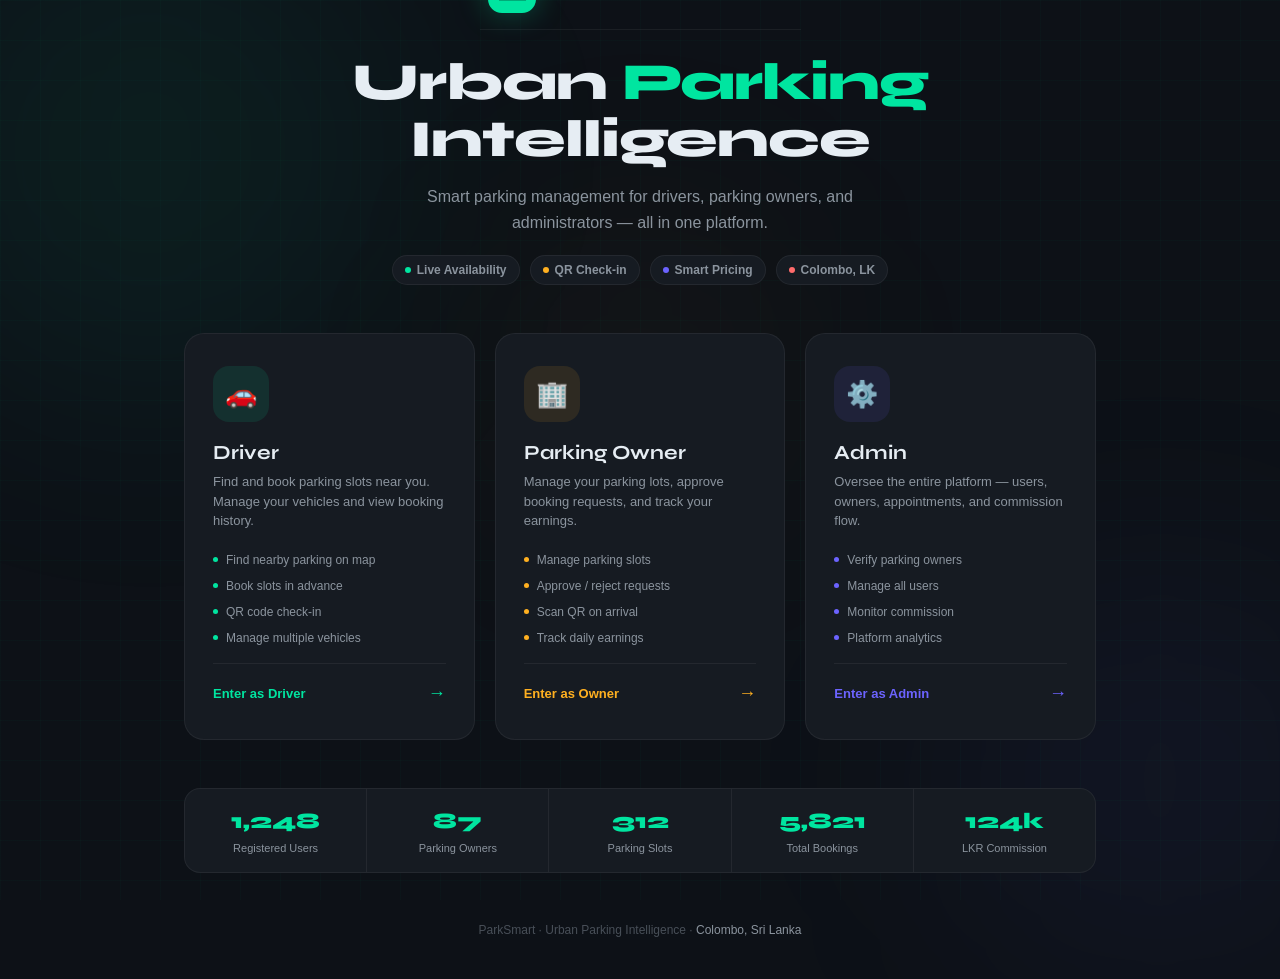
<file: Frontend/index.html>
<!DOCTYPE html>
<html lang="en">
<head>
    <meta charset="UTF-8">
    <meta name="viewport" content="width=device-width, initial-scale=1.0">
    <title>ParkSmart — Urban Parking Intelligence</title>
    <link rel="preconnect" href="https://fonts.googleapis.com">
    <link href="https://fonts.googleapis.com/css2?family=DM+Mono:wght@300;400;500&family=Syne:wght@400;600;700;800&family=Cabinet+Grotesk:wght@300;400;500;700&display=swap" rel="stylesheet">
    <link rel="stylesheet" href="css/Style.css">
    <style>
        :root {
            --bg: #0d1117;
            --surface: #161b22;
            --surface2: #1c2230;
            --border: rgba(255,255,255,0.06);
            --accent: #00e5a0;
            --accent2: #6c63ff;
            --accent3: #ff6b6b;
            --warning: #ffb020;
            --text: #e6edf3;
            --text-muted: #8b949e;
            --text-dim: #484f58;
        }

        * { margin: 0; padding: 0; box-sizing: border-box; }

        body {
            font-family: 'Cabinet Grotesk', sans-serif;
            background: var(--bg);
            color: var(--text);
            min-height: 100vh;
            display: flex;
            flex-direction: column;
            align-items: center;
            justify-content: center;
            overflow: hidden;
            position: relative;
        }

        .bg-glow {
            position: fixed;
            border-radius: 50%;
            filter: blur(120px);
            pointer-events: none;
            z-index: 0;
        }
        .bg-glow-1 { width:500px; height:500px; background:rgba(0,229,160,0.06); top:-100px; left:-100px; }
        .bg-glow-2 { width:400px; height:400px; background:rgba(108,99,255,0.06); bottom:-80px; right:-80px; }
        .bg-glow-3 { width:300px; height:300px; background:rgba(255,176,32,0.04); top:40%; left:50%; transform:translate(-50%,-50%); }

        .bg-grid {
            position: fixed; inset: 0;
            background-image:
                linear-gradient(rgba(0,229,160,0.025) 1px, transparent 1px),
                linear-gradient(90deg, rgba(0,229,160,0.025) 1px, transparent 1px);
            background-size: 40px 40px;
            z-index: 0; pointer-events: none;
        }

        .container {
            position: relative; z-index: 1;
            width: 100%; max-width: 960px;
            padding: 40px 24px;
            display: flex; flex-direction: column;
            align-items: center; gap: 48px;
        }

        .header { text-align: center; }

        .logo {
            display: inline-flex; align-items: center;
            gap: 12px; margin-bottom: 24px;
        }
        .logo-icon {
            width:48px; height:48px;
            background: var(--accent);
            border-radius: 14px;
            display:flex; align-items:center; justify-content:center;
            font-size:26px; color:#000; font-weight:900;
            box-shadow: 0 0 30px rgba(0,229,160,0.3);
        }
        .logo-text { font-family:'Syne',sans-serif; font-weight:800; font-size:28px; }
        .logo-text span { color: var(--accent); }

        .hero-title {
            font-family: 'Syne', sans-serif;
            font-size: clamp(32px, 5vw, 52px);
            font-weight: 800; line-height: 1.1;
            margin-bottom: 16px; letter-spacing: -0.02em;
        }
        .hero-title .highlight { color: var(--accent); }

        .hero-sub {
            font-size: 16px; color: var(--text-muted);
            max-width: 480px; margin: 0 auto; line-height: 1.6;
        }

        .badges {
            display:flex; gap:10px; justify-content:center;
            flex-wrap:wrap; margin-top:20px;
        }
        .badge-chip {
            display:inline-flex; align-items:center; gap:6px;
            padding:5px 12px; border-radius:20px; font-size:12px;
            font-weight:600; border:1px solid var(--border);
            background:var(--surface); color:var(--text-muted);
        }
        .badge-chip .dot { width:6px; height:6px; border-radius:50%; }

        .roles-grid {
            display: grid;
            grid-template-columns: repeat(3, 1fr);
            gap: 20px; width: 100%;
        }

        .role-card {
            background: var(--surface);
            border: 1px solid var(--border);
            border-radius: 20px; padding: 32px 28px;
            text-decoration: none; color: var(--text);
            display: flex; flex-direction: column; gap: 16px;
            position: relative; overflow: hidden;
            transition: all 0.25s ease; cursor: pointer;
        }
        .role-card::before {
            content:''; position:absolute; inset:0;
            opacity:0; transition:opacity 0.25s; border-radius:20px;
        }
        .role-card:hover { transform: translateY(-4px); border-color: rgba(255,255,255,0.12); }
        .role-card:hover::before { opacity:1; }

        .role-card.driver::before { background: radial-gradient(circle at top left, rgba(0,229,160,0.08), transparent 60%); }
        .role-card.owner::before  { background: radial-gradient(circle at top left, rgba(255,176,32,0.08), transparent 60%); }
        .role-card.admin::before  { background: radial-gradient(circle at top left, rgba(108,99,255,0.08), transparent 60%); }

        .role-card.driver:hover { box-shadow:0 20px 60px rgba(0,229,160,0.1); border-color:rgba(0,229,160,0.2); }
        .role-card.owner:hover  { box-shadow:0 20px 60px rgba(255,176,32,0.1); border-color:rgba(255,176,32,0.2); }
        .role-card.admin:hover  { box-shadow:0 20px 60px rgba(108,99,255,0.1); border-color:rgba(108,99,255,0.2); }

        .role-icon-wrap {
            width:56px; height:56px; border-radius:16px;
            display:flex; align-items:center; justify-content:center;
            font-size:26px; flex-shrink:0;
        }
        .driver .role-icon-wrap { background:rgba(0,229,160,0.1); }
        .owner .role-icon-wrap  { background:rgba(255,176,32,0.1); }
        .admin .role-icon-wrap  { background:rgba(108,99,255,0.1); }

        .role-name { font-family:'Syne',sans-serif; font-size:20px; font-weight:700; margin-bottom:4px; }
        .role-desc { font-size:13px; color:var(--text-muted); line-height:1.5; }

        .role-features { display:flex; flex-direction:column; gap:8px; margin-top:4px; }
        .feature-item { display:flex; align-items:center; gap:8px; font-size:12px; color:var(--text-muted); }
        .feature-dot { width:5px; height:5px; border-radius:50%; flex-shrink:0; }
        .driver .feature-dot { background:var(--accent); }
        .owner .feature-dot  { background:var(--warning); }
        .admin .feature-dot  { background:var(--accent2); }

        .role-cta {
            display:flex; align-items:center; justify-content:space-between;
            margin-top:auto; padding-top:16px;
            border-top:1px solid var(--border);
            font-size:13px; font-weight:600;
        }
        .driver .role-cta { color:var(--accent); }
        .owner  .role-cta { color:var(--warning); }
        .admin  .role-cta { color:var(--accent2); }

        .cta-arrow { font-size:18px; transition:transform 0.2s; }
        .role-card:hover .cta-arrow { transform:translateX(4px); }

        .stats-bar {
            display:flex; background:var(--surface);
            border:1px solid var(--border); border-radius:16px;
            overflow:hidden; width:100%;
        }
        .stat-item {
            flex:1; padding:16px 20px; text-align:center;
            border-right:1px solid var(--border);
        }
        .stat-item:last-child { border-right:none; }
        .stat-num { font-family:'Syne',sans-serif; font-size:22px; font-weight:800; color:var(--accent); }
        .stat-lbl { font-size:11px; color:var(--text-muted); margin-top:2px; }

        .footer { font-size:12px; color:var(--text-dim); text-align:center; }
        .footer span { color:var(--text-muted); }

        @media (max-width:700px) {
            .roles-grid { grid-template-columns:1fr; }
            .stats-bar { flex-wrap:wrap; }
            .stat-item { min-width:50%; border-right:none; border-bottom:1px solid var(--border); }
        }
    </style>
</head>
<body>

<div class="bg-grid"></div>
<div class="bg-glow bg-glow-1"></div>
<div class="bg-glow bg-glow-2"></div>
<div class="bg-glow bg-glow-3"></div>

<div class="container">

    <!-- HEADER -->
    <div class="header">
        <div class="logo">
            <div class="logo-icon">🅿</div>
            <div class="logo-text">Park<span>Smart</span></div>
        </div>
        <div class="hero-title">
            Urban <span class="highlight">Parking</span> Intelligence
        </div>
        <div class="hero-sub">
            Smart parking management for drivers, parking owners, and administrators — all in one platform.
        </div>
        <div class="badges">
            <div class="badge-chip"><div class="dot" style="background:var(--accent)"></div> Live Availability</div>
            <div class="badge-chip"><div class="dot" style="background:var(--warning)"></div> QR Check-in</div>
            <div class="badge-chip"><div class="dot" style="background:var(--accent2)"></div> Smart Pricing</div>
            <div class="badge-chip"><div class="dot" style="background:var(--accent3)"></div> Colombo, LK</div>
        </div>
    </div>

    <!-- ROLE CARDS -->
    <div class="roles-grid">

        <a href="pages/driver-dashboard.html" class="role-card driver">
            <div class="role-icon-wrap">🚗</div>
            <div>
                <div class="role-name">Driver</div>
                <div class="role-desc">Find and book parking slots near you. Manage your vehicles and view booking history.</div>
            </div>
            <div class="role-features">
                <div class="feature-item"><div class="feature-dot"></div>Find nearby parking on map</div>
                <div class="feature-item"><div class="feature-dot"></div>Book slots in advance</div>
                <div class="feature-item"><div class="feature-dot"></div>QR code check-in</div>
                <div class="feature-item"><div class="feature-dot"></div>Manage multiple vehicles</div>
            </div>
            <div class="role-cta">
                Enter as Driver <span class="cta-arrow">→</span>
            </div>
        </a>

        <a href="pages/owner-dashboard.html" class="role-card owner">
            <div class="role-icon-wrap">🏢</div>
            <div>
                <div class="role-name">Parking Owner</div>
                <div class="role-desc">Manage your parking lots, approve booking requests, and track your earnings.</div>
            </div>
            <div class="role-features">
                <div class="feature-item"><div class="feature-dot"></div>Manage parking slots</div>
                <div class="feature-item"><div class="feature-dot"></div>Approve / reject requests</div>
                <div class="feature-item"><div class="feature-dot"></div>Scan QR on arrival</div>
                <div class="feature-item"><div class="feature-dot"></div>Track daily earnings</div>
            </div>
            <div class="role-cta">
                Enter as Owner <span class="cta-arrow">→</span>
            </div>
        </a>

        <a href="pages/admin-dashboard.html" class="role-card admin">
            <div class="role-icon-wrap">⚙️</div>
            <div>
                <div class="role-name">Admin</div>
                <div class="role-desc">Oversee the entire platform — users, owners, appointments, and commission flow.</div>
            </div>
            <div class="role-features">
                <div class="feature-item"><div class="feature-dot"></div>Verify parking owners</div>
                <div class="feature-item"><div class="feature-dot"></div>Manage all users</div>
                <div class="feature-item"><div class="feature-dot"></div>Monitor commission</div>
                <div class="feature-item"><div class="feature-dot"></div>Platform analytics</div>
            </div>
            <div class="role-cta">
                Enter as Admin <span class="cta-arrow">→</span>
            </div>
        </a>

    </div>

    <!-- STATS -->
    <div class="stats-bar">
        <div class="stat-item"><div class="stat-num">1,248</div><div class="stat-lbl">Registered Users</div></div>
        <div class="stat-item"><div class="stat-num">87</div><div class="stat-lbl">Parking Owners</div></div>
        <div class="stat-item"><div class="stat-num">312</div><div class="stat-lbl">Parking Slots</div></div>
        <div class="stat-item"><div class="stat-num">5,821</div><div class="stat-lbl">Total Bookings</div></div>
        <div class="stat-item"><div class="stat-num">124k</div><div class="stat-lbl">LKR Commission</div></div>
    </div>

    <!-- FOOTER -->
    <div class="footer">
        ParkSmart · Urban Parking Intelligence · <span>Colombo, Sri Lanka</span>
    </div>

</div>

<script src="js/script.js"></script>
</body>
</html>
</file>
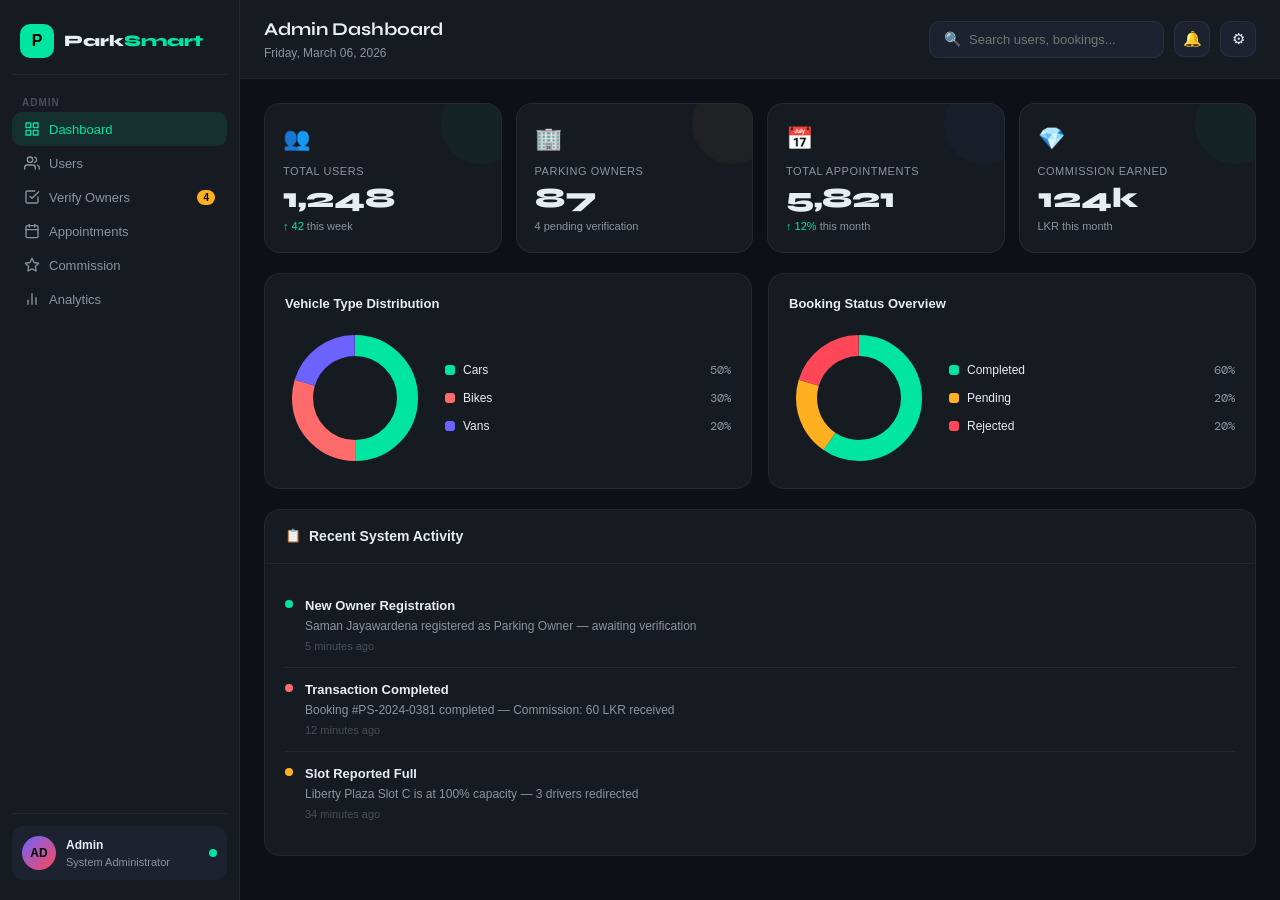
<file: Frontend/pages/admin-dashboard.html>
<!DOCTYPE html>
<html lang="en">
<head>
    <meta charset="UTF-8">
    <meta name="viewport" content="width=device-width, initial-scale=1.0">
    <title>ParkSmart — Admin Dashboard</title>
    <link rel="preconnect" href="https://fonts.googleapis.com">
    <link href="https://fonts.googleapis.com/css2?family=DM+Mono:wght@300;400;500&family=Syne:wght@400;600;700;800&family=Cabinet+Grotesk:wght@300;400;500;700&display=swap" rel="stylesheet">
    <style>
        /* =============================================
           ParkSmart — Shared Stylesheet (embedded)
           ============================================= */
        :root {
            --bg: #0d1117;
            --surface: #161b22;
            --surface2: #1c2230;
            --surface3: #212840;
            --border: rgba(255,255,255,0.06);
            --accent: #00e5a0;
            --accent2: #6c63ff;
            --accent3: #ff6b6b;
            --warning: #ffb020;
            --danger: #ff4757;
            --text: #e6edf3;
            --text-muted: #8b949e;
            --text-dim: #484f58;
            --sidebar-w: 240px;
        }
        * { margin:0; padding:0; box-sizing:border-box; }
        html, body {
            height: 100%;
            font-family: 'Cabinet Grotesk', sans-serif;
            background: var(--bg);
            color: var(--text);
            font-size: 14px;
            line-height: 1.5;
        }

        /* ---- LAYOUT ---- */
        .app { display: flex; height: 100vh; overflow: hidden; }

        /* ---- SIDEBAR ---- */
        .sidebar {
            width: var(--sidebar-w);
            background: var(--surface);
            border-right: 1px solid var(--border);
            display: flex;
            flex-direction: column;
            padding: 20px 12px;
            gap: 6px;
            overflow-y: auto;
            flex-shrink: 0;
        }
        .logo {
            display: flex;
            align-items: center;
            gap: 10px;
            padding: 4px 8px 16px;
            border-bottom: 1px solid var(--border);
            margin-bottom: 8px;
        }
        .logo-icon {
            width: 34px; height: 34px;
            background: var(--accent);
            border-radius: 10px;
            display: flex; align-items: center; justify-content: center;
            font-size: 16px; color: #000; font-weight: 900;
        }
        .logo-text { font-family: 'Syne', sans-serif; font-weight: 800; font-size: 16px; color: var(--text); }
        .logo-text span { color: var(--accent); }

        .role-label {
            font-size: 10px;
            text-transform: uppercase;
            letter-spacing: 0.1em;
            color: var(--text-dim);
            padding: 6px 10px 2px;
            font-weight: 600;
        }
        .nav-item {
            width: 100%;
            display: flex;
            align-items: center;
            gap: 9px;
            padding: 9px 12px;
            border-radius: 10px;
            border: none;
            background: transparent;
            color: var(--text-muted);
            font-family: 'Cabinet Grotesk', sans-serif;
            font-size: 13px;
            font-weight: 500;
            cursor: pointer;
            transition: all 0.18s ease;
            text-align: left;
            position: relative;
        }
        .nav-item:hover { background: var(--surface2); color: var(--text); }
        .nav-item:hover .nav-icon svg { stroke: var(--text); }
        .nav-item.active { background: rgba(0,229,160,0.1); color: var(--accent); }
        .nav-item.active .nav-icon svg { stroke: var(--accent); }
        .nav-icon {
            display: flex; align-items: center; justify-content: center;
            flex-shrink: 0; width: 16px; height: 16px;
        }
        .nav-icon svg { stroke: var(--text-muted); transition: stroke 0.18s; }

        .badge {
            margin-left: auto;
            background: var(--accent);
            color: #000;
            font-size: 10px;
            font-weight: 700;
            padding: 2px 6px;
            border-radius: 20px;
        }
        .badge.warning { background: var(--warning); color: #000; }
        .badge.danger { background: var(--danger); color: #fff; }

        .sidebar-footer { margin-top: auto; padding-top: 12px; border-top: 1px solid var(--border); }
        .user-card {
            display: flex; align-items: center; gap: 10px;
            padding: 10px; border-radius: 12px; background: var(--surface2); position: relative;
        }
        .avatar {
            width: 34px; height: 34px;
            background: linear-gradient(135deg, var(--accent), var(--accent2));
            border-radius: 50%;
            display: flex; align-items: center; justify-content: center;
            font-size: 12px; font-weight: 700; color: #000; flex-shrink: 0;
        }
        .user-info { flex: 1; min-width: 0; }
        .user-name { font-size: 12px; font-weight: 700; white-space: nowrap; overflow: hidden; text-overflow: ellipsis; }
        .user-role { font-size: 11px; color: var(--text-muted); }
        .online-dot { width: 8px; height: 8px; background: var(--accent); border-radius: 50%; flex-shrink: 0; }

        /* ---- MAIN ---- */
        .main { flex: 1; display: flex; flex-direction: column; overflow: hidden; }
        .topbar {
            padding: 16px 24px;
            border-bottom: 1px solid var(--border);
            display: flex; align-items: center; justify-content: space-between;
            flex-shrink: 0; background: var(--surface);
        }
        .topbar-title { font-family: 'Syne', sans-serif; font-weight: 700; font-size: 18px; }
        .topbar-subtitle { font-size: 12px; color: var(--text-muted); margin-top: 1px; }
        .topbar-right { display: flex; align-items: center; gap: 10px; }
        .search-box {
            display: flex; align-items: center; gap: 8px;
            background: var(--surface2); border: 1px solid var(--border);
            border-radius: 10px; padding: 7px 14px;
        }
        .search-box input {
            background: transparent; border: none; outline: none;
            color: var(--text); font-size: 13px; width: 180px;
        }
        .icon-btn {
            width: 36px; height: 36px; background: var(--surface2);
            border: 1px solid var(--border); border-radius: 10px;
            display: flex; align-items: center; justify-content: center;
            cursor: pointer; font-size: 15px; transition: background 0.15s;
        }
        .icon-btn:hover { background: var(--surface3); }

        .content { flex: 1; overflow-y: auto; padding: 24px; }
        .view { display: none; }
        .view.active { display: block; }

        /* ---- CARDS ---- */
        .card {
            background: var(--surface); border: 1px solid var(--border);
            border-radius: 16px; overflow: hidden;
        }
        .card-header {
            display: flex; align-items: center; gap: 8px;
            padding: 16px 20px; border-bottom: 1px solid var(--border); font-size: 13px;
        }
        .card-title { font-weight: 700; font-size: 14px; }
        .card-subtitle { margin-left: auto; font-size: 12px; color: var(--text-muted); }
        .card-body { padding: 20px; }

        /* ---- STATS ---- */
        .stats-row { display: grid; grid-template-columns: repeat(4,1fr); gap: 14px; margin-bottom: 20px; }
        .stat-card {
            background: var(--surface); border: 1px solid var(--border);
            border-radius: 16px; padding: 18px; position: relative; overflow: hidden;
        }
        .stat-card::before {
            content: ''; position: absolute; top: 0; right: 0;
            width: 80px; height: 80px; background: var(--accent);
            opacity: 0.04; border-radius: 50%; transform: translate(20px,-20px);
        }
        .stat-card.orange::before { background: var(--warning); }
        .stat-card.purple::before { background: var(--accent2); }
        .stat-card.red::before { background: var(--danger); }
        .stat-icon { font-size: 22px; margin-bottom: 8px; }
        .stat-label { font-size: 11px; color: var(--text-muted); text-transform: uppercase; letter-spacing: 0.05em; margin-bottom: 4px; }
        .stat-value { font-family: 'Syne', sans-serif; font-size: 28px; font-weight: 800; line-height: 1; margin-bottom: 6px; }
        .stat-change { font-size: 11px; color: var(--text-muted); }
        .stat-change .up { color: var(--accent); }

        /* ---- ANALYTICS ---- */
        .analytics-grid { display: grid; grid-template-columns: 1fr 1fr; gap: 16px; margin-bottom: 20px; }
        .analytics-card { background: var(--surface); border: 1px solid var(--border); border-radius: 16px; padding: 20px; }
        .donut-wrap { display: flex; align-items: center; gap: 20px; }
        .donut-svg { flex-shrink: 0; }
        .donut-legend { flex: 1; }
        .legend-row { display: flex; justify-content: space-between; align-items: center; padding: 5px 0; }
        .legend-color-label { display: flex; align-items: center; gap: 8px; font-size: 12px; }
        .color-swatch { width: 10px; height: 10px; border-radius: 3px; }
        .legend-pct { font-family: 'DM Mono', monospace; font-size: 12px; color: var(--text-muted); }

        /* ---- NOTIFICATIONS ---- */
        .notification { display: flex; align-items: flex-start; gap: 12px; padding: 12px 0; border-bottom: 1px solid var(--border); }
        .notification:last-child { border-bottom: none; }
        .notif-dot { width: 8px; height: 8px; border-radius: 50%; margin-top: 4px; flex-shrink: 0; }
        .notif-title { font-size: 13px; font-weight: 700; margin-bottom: 2px; }
        .notif-msg { font-size: 12px; color: var(--text-muted); }
        .notif-time { font-size: 11px; color: var(--text-dim); margin-top: 3px; }

        /* ---- TABLES ---- */
        .slots-table { width: 100%; border-collapse: collapse; }
        .slots-table th {
            font-size: 11px; text-transform: uppercase; letter-spacing: 0.05em;
            color: var(--text-dim); padding: 10px 16px; text-align: left;
            border-bottom: 1px solid var(--border); font-weight: 600; background: var(--surface2);
        }
        .slots-table td { padding: 12px 16px; border-bottom: 1px solid var(--border); font-size: 13px; }
        .slots-table tr:last-child td { border-bottom: none; }
        .slots-table tbody tr:hover { background: rgba(255,255,255,0.015); }

        /* ---- BADGES & PILLS ---- */
        .slot-badge { display: inline-flex; padding: 3px 10px; border-radius: 20px; font-size: 11px; font-weight: 600; }
        .slot-open { background: rgba(0,229,160,0.12); color: var(--accent); }
        .slot-partial { background: rgba(255,176,32,0.12); color: var(--warning); }
        .slot-full { background: rgba(255,71,87,0.12); color: var(--danger); }

        .status-pill { display: inline-flex; align-items: center; gap: 4px; padding: 3px 10px; border-radius: 20px; font-size: 11px; font-weight: 600; }
        .status-active { background: rgba(0,229,160,0.12); color: var(--accent); }
        .status-pending { background: rgba(255,176,32,0.12); color: var(--warning); }
        .status-completed { background: rgba(108,99,255,0.12); color: var(--accent2); }
        .status-rejected { background: rgba(255,71,87,0.12); color: var(--danger); }

        .verify-badge { display: inline-flex; align-items: center; padding: 3px 10px; border-radius: 20px; font-size: 11px; font-weight: 600; }
        .verify-pending { background: rgba(255,176,32,0.12); color: var(--warning); }
        .verify-verified { background: rgba(0,229,160,0.12); color: var(--accent); }
        .verify-rejected { background: rgba(255,71,87,0.12); color: var(--danger); }

        .tx-amount-positive { font-family: 'DM Mono', monospace; color: var(--accent); font-weight: 600; }

        /* ---- BUTTONS ---- */
        .btn {
            padding: 9px 18px; border-radius: 10px; border: none;
            font-family: 'Cabinet Grotesk', sans-serif; font-size: 13px; font-weight: 600;
            cursor: pointer; transition: all 0.15s; display: inline-flex; align-items: center; gap: 6px;
        }
        .btn-primary { background: var(--accent); color: #000; }
        .btn-primary:hover { background: #00c98a; transform: translateY(-1px); }
        .btn-danger { background: rgba(255,71,87,0.15); color: var(--danger); border: 1px solid rgba(255,71,87,0.2); }
        .btn-danger:hover { background: rgba(255,71,87,0.25); }
        .btn-ghost { background: var(--surface2); color: var(--text-muted); border: 1px solid var(--border); }
        .btn-ghost:hover { background: var(--surface3); color: var(--text); }
        .btn-sm { padding: 5px 12px; font-size: 12px; border-radius: 8px; }

        /* ---- FORMS ---- */
        .form-control {
            width: 100%; background: var(--surface2); border: 1px solid var(--border);
            border-radius: 10px; padding: 9px 13px; color: var(--text);
            font-family: 'Cabinet Grotesk', sans-serif; font-size: 13px; outline: none; transition: border-color 0.15s;
        }
        .form-control:focus { border-color: rgba(0,229,160,0.4); }
        .form-control option { background: var(--surface2); }

        /* ---- SCROLLBAR ---- */
        ::-webkit-scrollbar { width: 5px; }
        ::-webkit-scrollbar-track { background: transparent; }
        ::-webkit-scrollbar-thumb { background: var(--border); border-radius: 10px; }
    </style>
</head>
<body>
<div class="app">

    <!-- SIDEBAR -->
    <aside class="sidebar">
        <div class="logo">
            <div class="logo-icon">P</div>
            <div class="logo-text">Park<span>Smart</span></div>
        </div>

        <div class="nav-section" id="nav-admin">
            <div class="role-label">Admin</div>

            <button class="nav-item active" onclick="showView('admin-dashboard', this)">
                <span class="nav-icon">
                    <svg width="16" height="16" viewBox="0 0 24 24" fill="none" stroke="currentColor" stroke-width="2" stroke-linecap="round" stroke-linejoin="round">
                        <rect x="3" y="3" width="7" height="7"/><rect x="14" y="3" width="7" height="7"/>
                        <rect x="3" y="14" width="7" height="7"/><rect x="14" y="14" width="7" height="7"/>
                    </svg>
                </span>
                Dashboard
            </button>

            <button class="nav-item" onclick="showView('admin-users', this)">
                <span class="nav-icon">
                    <svg width="16" height="16" viewBox="0 0 24 24" fill="none" stroke="currentColor" stroke-width="2" stroke-linecap="round" stroke-linejoin="round">
                        <path d="M17 21v-2a4 4 0 0 0-4-4H5a4 4 0 0 0-4 4v2"/>
                        <circle cx="9" cy="7" r="4"/>
                        <path d="M23 21v-2a4 4 0 0 0-3-3.87"/>
                        <path d="M16 3.13a4 4 0 0 1 0 7.75"/>
                    </svg>
                </span>
                Users
            </button>

            <button class="nav-item" onclick="showView('admin-verify', this)">
                <span class="nav-icon">
                    <svg width="16" height="16" viewBox="0 0 24 24" fill="none" stroke="currentColor" stroke-width="2" stroke-linecap="round" stroke-linejoin="round">
                        <polyline points="9 11 12 14 22 4"/>
                        <path d="M21 12v7a2 2 0 0 1-2 2H5a2 2 0 0 1-2-2V5a2 2 0 0 1 2-2h11"/>
                    </svg>
                </span>
                Verify Owners
                <span class="badge warning">4</span>
            </button>

            <button class="nav-item" onclick="showView('admin-appointments', this)">
                <span class="nav-icon">
                    <svg width="16" height="16" viewBox="0 0 24 24" fill="none" stroke="currentColor" stroke-width="2" stroke-linecap="round" stroke-linejoin="round">
                        <rect x="3" y="4" width="18" height="18" rx="2" ry="2"/>
                        <line x1="16" y1="2" x2="16" y2="6"/>
                        <line x1="8" y1="2" x2="8" y2="6"/>
                        <line x1="3" y1="10" x2="21" y2="10"/>
                    </svg>
                </span>
                Appointments
            </button>

            <button class="nav-item" onclick="showView('admin-commission', this)">
                <span class="nav-icon">
                    <svg width="16" height="16" viewBox="0 0 24 24" fill="none" stroke="currentColor" stroke-width="2" stroke-linecap="round" stroke-linejoin="round">
                        <polygon points="12 2 15.09 8.26 22 9.27 17 14.14 18.18 21.02 12 17.77 5.82 21.02 7 14.14 2 9.27 8.91 8.26 12 2"/>
                    </svg>
                </span>
                Commission
            </button>

            <button class="nav-item" onclick="showView('admin-analytics', this)">
                <span class="nav-icon">
                    <svg width="16" height="16" viewBox="0 0 24 24" fill="none" stroke="currentColor" stroke-width="2" stroke-linecap="round" stroke-linejoin="round">
                        <line x1="18" y1="20" x2="18" y2="10"/>
                        <line x1="12" y1="20" x2="12" y2="4"/>
                        <line x1="6" y1="20" x2="6" y2="14"/>
                    </svg>
                </span>
                Analytics
            </button>
        </div>

        <div class="sidebar-footer">
            <div class="user-card">
                <div class="avatar" style="background:linear-gradient(135deg,var(--accent2),var(--danger))">AD</div>
                <div class="user-info">
                    <div class="user-name">Admin</div>
                    <div class="user-role">System Administrator</div>
                </div>
                <div class="online-dot"></div>
            </div>
        </div>
    </aside>

    <!-- MAIN -->
    <main class="main">
        <div class="topbar">
            <div>
                <div class="topbar-title" id="topbar-title">Admin Dashboard</div>
                <div class="topbar-subtitle">Friday, March 06, 2026</div>
            </div>
            <div class="topbar-right">
                <div class="search-box">
                    <span>🔍</span>
                    <input type="text" placeholder="Search users, bookings...">
                </div>
                <div class="icon-btn">🔔</div>
                <div class="icon-btn">⚙</div>
            </div>
        </div>

        <div class="content">

            <!-- ========== DASHBOARD ========== -->
            <div id="admin-dashboard" class="view active">
                <div class="stats-row">
                    <div class="stat-card">
                        <div class="stat-icon">👥</div>
                        <div class="stat-label">Total Users</div>
                        <div class="stat-value">1,248</div>
                        <div class="stat-change"><span class="up">↑ 42</span> this week</div>
                    </div>
                    <div class="stat-card orange">
                        <div class="stat-icon">🏢</div>
                        <div class="stat-label">Parking Owners</div>
                        <div class="stat-value">87</div>
                        <div class="stat-change">4 pending verification</div>
                    </div>
                    <div class="stat-card purple">
                        <div class="stat-icon">📅</div>
                        <div class="stat-label">Total Appointments</div>
                        <div class="stat-value">5,821</div>
                        <div class="stat-change"><span class="up">↑ 12%</span> this month</div>
                    </div>
                    <div class="stat-card">
                        <div class="stat-icon">💎</div>
                        <div class="stat-label">Commission Earned</div>
                        <div class="stat-value">124k</div>
                        <div class="stat-change">LKR this month</div>
                    </div>
                </div>

                <div class="analytics-grid">
                    <div class="analytics-card">
                        <div style="font-size:13px;font-weight:700;margin-bottom:14px;">Vehicle Type Distribution</div>
                        <div class="donut-wrap">
                            <svg class="donut-svg" viewBox="0 0 80 80" width="140" height="140">
                                <circle cx="40" cy="40" r="30" fill="none" stroke="#1a2035" stroke-width="12"/>
                                <circle cx="40" cy="40" r="30" fill="none" stroke="var(--accent)" stroke-width="12" stroke-dasharray="94 188" stroke-linecap="butt" transform="rotate(-90 40 40)"/>
                                <circle cx="40" cy="40" r="30" fill="none" stroke="var(--accent3)" stroke-width="12" stroke-dasharray="56 188" stroke-dashoffset="-94" stroke-linecap="butt" transform="rotate(-90 40 40)"/>
                                <circle cx="40" cy="40" r="30" fill="none" stroke="var(--accent2)" stroke-width="12" stroke-dasharray="38 188" stroke-dashoffset="-150" stroke-linecap="butt" transform="rotate(-90 40 40)"/>
                            </svg>
                            <div class="donut-legend">
                                <div class="legend-row"><div class="legend-color-label"><div class="color-swatch" style="background:var(--accent)"></div>Cars</div><div class="legend-pct">50%</div></div>
                                <div class="legend-row"><div class="legend-color-label"><div class="color-swatch" style="background:var(--accent3)"></div>Bikes</div><div class="legend-pct">30%</div></div>
                                <div class="legend-row"><div class="legend-color-label"><div class="color-swatch" style="background:var(--accent2)"></div>Vans</div><div class="legend-pct">20%</div></div>
                            </div>
                        </div>
                    </div>
                    <div class="analytics-card">
                        <div style="font-size:13px;font-weight:700;margin-bottom:14px;">Booking Status Overview</div>
                        <div class="donut-wrap">
                            <svg class="donut-svg" viewBox="0 0 80 80" width="140" height="140">
                                <circle cx="40" cy="40" r="30" fill="none" stroke="#1a2035" stroke-width="12"/>
                                <circle cx="40" cy="40" r="30" fill="none" stroke="var(--accent)" stroke-width="12" stroke-dasharray="112 188" stroke-linecap="butt" transform="rotate(-90 40 40)"/>
                                <circle cx="40" cy="40" r="30" fill="none" stroke="var(--warning)" stroke-width="12" stroke-dasharray="38 188" stroke-dashoffset="-112" stroke-linecap="butt" transform="rotate(-90 40 40)"/>
                                <circle cx="40" cy="40" r="30" fill="none" stroke="var(--danger)" stroke-width="12" stroke-dasharray="38 188" stroke-dashoffset="-150" stroke-linecap="butt" transform="rotate(-90 40 40)"/>
                            </svg>
                            <div class="donut-legend">
                                <div class="legend-row"><div class="legend-color-label"><div class="color-swatch" style="background:var(--accent)"></div>Completed</div><div class="legend-pct">60%</div></div>
                                <div class="legend-row"><div class="legend-color-label"><div class="color-swatch" style="background:var(--warning)"></div>Pending</div><div class="legend-pct">20%</div></div>
                                <div class="legend-row"><div class="legend-color-label"><div class="color-swatch" style="background:var(--danger)"></div>Rejected</div><div class="legend-pct">20%</div></div>
                            </div>
                        </div>
                    </div>
                </div>

                <div class="card">
                    <div class="card-header"><span>📋</span><span class="card-title">Recent System Activity</span></div>
                    <div class="card-body">
                        <div class="notification">
                            <div class="notif-dot" style="background:var(--accent)"></div>
                            <div>
                                <div class="notif-title">New Owner Registration</div>
                                <div class="notif-msg">Saman Jayawardena registered as Parking Owner — awaiting verification</div>
                                <div class="notif-time">5 minutes ago</div>
                            </div>
                        </div>
                        <div class="notification">
                            <div class="notif-dot" style="background:var(--accent3)"></div>
                            <div>
                                <div class="notif-title">Transaction Completed</div>
                                <div class="notif-msg">Booking #PS-2024-0381 completed — Commission: 60 LKR received</div>
                                <div class="notif-time">12 minutes ago</div>
                            </div>
                        </div>
                        <div class="notification">
                            <div class="notif-dot" style="background:var(--warning)"></div>
                            <div>
                                <div class="notif-title">Slot Reported Full</div>
                                <div class="notif-msg">Liberty Plaza Slot C is at 100% capacity — 3 drivers redirected</div>
                                <div class="notif-time">34 minutes ago</div>
                            </div>
                        </div>
                    </div>
                </div>
            </div>

            <!-- ========== USERS ========== -->
            <div id="admin-users" class="view">
                <div style="display:flex;justify-content:space-between;align-items:center;margin-bottom:20px;">
                    <div>
                        <div style="font-size:16px;font-weight:700;font-family:'Syne',sans-serif;">User Management</div>
                        <div style="font-size:12px;color:var(--text-muted);">1,248 total registered users</div>
                    </div>
                    <div style="display:flex;gap:10px;">
                        <select class="form-control" style="width:140px">
                            <option>All Roles</option><option>Driver</option><option>Owner</option><option>Admin</option>
                        </select>
                        <button class="btn btn-primary">Export CSV</button>
                    </div>
                </div>
                <div class="card">
                    <div class="card-body" style="padding:0;">
                        <table class="slots-table">
                            <thead>
                            <tr><th>User ID</th><th>Name</th><th>Email</th><th>Role</th><th>Joined</th><th>Status</th><th>Actions</th></tr>
                            </thead>
                            <tbody>
                            <tr>
                                <td style="font-family:'DM Mono',monospace;font-size:12px;color:var(--accent)">#U-1248</td>
                                <td>Kasun Madushan</td>
                                <td style="font-size:12px;color:var(--text-muted)">kasun@email.com</td>
                                <td><span class="slot-badge slot-open">Driver</span></td>
                                <td style="font-size:12px;">Jan 15, 2026</td>
                                <td><span class="verify-badge verify-verified">Active</span></td>
                                <td><div style="display:flex;gap:4px;"><button class="btn btn-ghost btn-sm">View</button><button class="btn btn-danger btn-sm">Suspend</button></div></td>
                            </tr>
                            <tr>
                                <td style="font-family:'DM Mono',monospace;font-size:12px;color:var(--accent)">#U-1087</td>
                                <td>Ruwan Silva</td>
                                <td style="font-size:12px;color:var(--text-muted)">ruwan@email.com</td>
                                <td><span class="slot-badge slot-partial">Owner</span></td>
                                <td style="font-size:12px;">Nov 02, 2025</td>
                                <td><span class="verify-badge verify-verified">Active</span></td>
                                <td><div style="display:flex;gap:4px;"><button class="btn btn-ghost btn-sm">View</button><button class="btn btn-danger btn-sm">Suspend</button></div></td>
                            </tr>
                            <tr>
                                <td style="font-family:'DM Mono',monospace;font-size:12px;color:var(--accent)">#U-1040</td>
                                <td>Saman Jayawardena</td>
                                <td style="font-size:12px;color:var(--text-muted)">saman@email.com</td>
                                <td><span class="slot-badge slot-partial">Owner</span></td>
                                <td style="font-size:12px;">Mar 06, 2026</td>
                                <td><span class="verify-badge verify-pending">Pending</span></td>
                                <td><div style="display:flex;gap:4px;"><button class="btn btn-ghost btn-sm">View</button><button class="btn btn-danger btn-sm">Suspend</button></div></td>
                            </tr>
                            </tbody>
                        </table>
                    </div>
                </div>
            </div>

            <!-- ========== VERIFY OWNERS ========== -->
            <div id="admin-verify" class="view">
                <div style="margin-bottom:20px;">
                    <div style="font-size:16px;font-weight:700;font-family:'Syne',sans-serif;">Owner Verification</div>
                    <div style="font-size:12px;color:var(--text-muted);">Review and verify parking owner applications</div>
                </div>
                <div class="card">
                    <div class="card-body" style="padding:0;">
                        <table class="slots-table">
                            <thead>
                            <tr><th>Owner ID</th><th>Name</th><th>Email</th><th>Location</th><th>Applied</th><th>Status</th><th>Actions</th></tr>
                            </thead>
                            <tbody>
                            <tr>
                                <td style="font-family:'DM Mono',monospace;font-size:12px;color:var(--accent)">#OWN-041</td>
                                <td>Saman Jayawardena</td>
                                <td style="font-size:12px;color:var(--text-muted)">saman@email.com</td>
                                <td>Majestic City, Col 04</td>
                                <td style="font-size:12px;">Mar 06, 2026</td>
                                <td><span class="verify-badge verify-pending">⏳ Pending</span></td>
                                <td><div style="display:flex;gap:4px;"><button class="btn btn-primary btn-sm">✓ Verify</button><button class="btn btn-danger btn-sm">✕ Reject</button></div></td>
                            </tr>
                            <tr>
                                <td style="font-family:'DM Mono',monospace;font-size:12px;color:var(--accent)">#OWN-040</td>
                                <td>Ruwan Silva</td>
                                <td style="font-size:12px;color:var(--text-muted)">ruwan@email.com</td>
                                <td>Liberty Plaza, Col 03</td>
                                <td style="font-size:12px;">Mar 05, 2026</td>
                                <td><span class="verify-badge verify-verified">✓ Verified</span></td>
                                <td><div style="display:flex;gap:4px;"><button class="btn btn-ghost btn-sm">Details</button><button class="btn btn-danger btn-sm">Suspend</button></div></td>
                            </tr>
                            <tr>
                                <td style="font-family:'DM Mono',monospace;font-size:12px;color:var(--accent)">#OWN-039</td>
                                <td>Dilani Perera</td>
                                <td style="font-size:12px;color:var(--text-muted)">dilani@email.com</td>
                                <td>One Galle Face, Col 02</td>
                                <td style="font-size:12px;">Mar 04, 2026</td>
                                <td><span class="verify-badge verify-pending">⏳ Pending</span></td>
                                <td><div style="display:flex;gap:4px;"><button class="btn btn-primary btn-sm">✓ Verify</button><button class="btn btn-danger btn-sm">✕ Reject</button></div></td>
                            </tr>
                            <tr>
                                <td style="font-family:'DM Mono',monospace;font-size:12px;color:var(--accent)">#OWN-038</td>
                                <td>Nimal Fernando</td>
                                <td style="font-size:12px;color:var(--text-muted)">nimal@email.com</td>
                                <td>Colombo City Centre</td>
                                <td style="font-size:12px;">Mar 03, 2026</td>
                                <td><span class="verify-badge verify-pending">⏳ Pending</span></td>
                                <td><div style="display:flex;gap:4px;"><button class="btn btn-primary btn-sm">✓ Verify</button><button class="btn btn-danger btn-sm">✕ Reject</button></div></td>
                            </tr>
                            </tbody>
                        </table>
                    </div>
                </div>
            </div>

            <!-- ========== APPOINTMENTS ========== -->
            <div id="admin-appointments" class="view">
                <div class="card">
                    <div class="card-header"><span>📅</span><span class="card-title">All Appointments</span><span class="card-subtitle">5,821 total</span></div>
                    <div class="card-body" style="padding:0;">
                        <table class="slots-table">
                            <thead>
                            <tr><th>Booking ID</th><th>Driver</th><th>Owner / Location</th><th>Vehicle</th><th>Date & Time</th><th>Amount</th><th>Commission</th><th>Status</th></tr>
                            </thead>
                            <tbody>
                            <tr>
                                <td style="font-family:'DM Mono',monospace;font-size:12px;color:var(--accent)">#PS-0381</td>
                                <td>Kasun M.</td><td>Ruwan S. · Majestic</td>
                                <td>CBC 1234 (Car)</td>
                                <td style="font-size:12px;">Mar 06 · 14:00–17:00</td>
                                <td class="tx-amount-positive">300 LKR</td>
                                <td style="font-family:'DM Mono',monospace;color:var(--accent)">60 LKR</td>
                                <td><span class="status-pill status-active">Active</span></td>
                            </tr>
                            <tr>
                                <td style="font-family:'DM Mono',monospace;font-size:12px;color:var(--accent)">#PS-0380</td>
                                <td>Malith P.</td><td>Dilani P. · Galle Face</td>
                                <td>WP 5542 (Car)</td>
                                <td style="font-size:12px;">Mar 05 · 10:00–12:00</td>
                                <td class="tx-amount-positive">300 LKR</td>
                                <td style="font-family:'DM Mono',monospace;color:var(--accent)">60 LKR</td>
                                <td><span class="status-pill status-pending">Pending</span></td>
                            </tr>
                            <tr>
                                <td style="font-family:'DM Mono',monospace;font-size:12px;color:var(--accent)">#PS-0375</td>
                                <td>Nishani F.</td><td>Ruwan S. · Liberty</td>
                                <td>WP 7823 (Bike)</td>
                                <td style="font-size:12px;">Mar 03 · 09:00–14:00</td>
                                <td class="tx-amount-positive">100 LKR</td>
                                <td style="font-family:'DM Mono',monospace;color:var(--accent)">20 LKR</td>
                                <td><span class="status-pill status-completed">Completed</span></td>
                            </tr>
                            <tr>
                                <td style="font-family:'DM Mono',monospace;font-size:12px;color:var(--accent)">#PS-0370</td>
                                <td>Kasun M.</td><td>Saman J. · Majestic</td>
                                <td>CBC 1234 (Van)</td>
                                <td style="font-size:12px;">Mar 01 · 08:00–11:00</td>
                                <td class="tx-amount-positive">300 LKR</td>
                                <td style="font-family:'DM Mono',monospace;color:var(--accent)">60 LKR</td>
                                <td><span class="status-pill status-completed">Completed</span></td>
                            </tr>
                            </tbody>
                        </table>
                    </div>
                </div>
            </div>

            <!-- ========== COMMISSION ========== -->
            <div id="admin-commission" class="view">
                <div class="stats-row" style="grid-template-columns:repeat(3,1fr);">
                    <div class="stat-card">
                        <div class="stat-label">Total Transactions</div>
                        <div class="stat-value">5,821</div>
                        <div class="stat-change">This month</div>
                    </div>
                    <div class="stat-card purple">
                        <div class="stat-label">Total Platform Revenue</div>
                        <div class="stat-value">620k</div>
                        <div class="stat-change">LKR gross</div>
                    </div>
                    <div class="stat-card">
                        <div class="stat-label">Admin Commission (20%)</div>
                        <div class="stat-value" style="color:var(--accent);">124k</div>
                        <div class="stat-change">LKR earned</div>
                    </div>
                </div>
                <div class="card">
                    <div class="card-header"><span>💎</span><span class="card-title">Commission Transactions</span></div>
                    <div class="card-body" style="padding:0;">
                        <table class="slots-table">
                            <thead>
                            <tr><th>Booking ID</th><th>Driver</th><th>Owner</th><th>Vehicle</th><th>Date</th><th>Gross</th><th>Commission (20%)</th><th>Owner Payout (80%)</th><th>Status</th></tr>
                            </thead>
                            <tbody>
                            <tr>
                                <td style="font-family:'DM Mono',monospace;font-size:12px;color:var(--accent)">#PS-0381</td>
                                <td>Kasun M.</td><td>Ruwan S.</td><td>Car</td>
                                <td style="font-size:12px;">Mar 06</td>
                                <td class="tx-amount-positive">300 LKR</td>
                                <td style="font-family:'DM Mono',monospace;color:var(--accent);font-weight:700;">60 LKR</td>
                                <td style="font-family:'DM Mono',monospace;color:var(--text-muted);">240 LKR</td>
                                <td><span class="status-pill status-completed">Settled</span></td>
                            </tr>
                            <tr>
                                <td style="font-family:'DM Mono',monospace;font-size:12px;color:var(--accent)">#PS-0375</td>
                                <td>Malith P.</td><td>Ruwan S.</td><td>Car</td>
                                <td style="font-size:12px;">Mar 03</td>
                                <td class="tx-amount-positive">450 LKR</td>
                                <td style="font-family:'DM Mono',monospace;color:var(--accent);font-weight:700;">90 LKR</td>
                                <td style="font-family:'DM Mono',monospace;color:var(--text-muted);">360 LKR</td>
                                <td><span class="status-pill status-completed">Settled</span></td>
                            </tr>
                            <tr>
                                <td style="font-family:'DM Mono',monospace;font-size:12px;color:var(--accent)">#PS-0360</td>
                                <td>Nishani F.</td><td>Dilani P.</td><td>Bike</td>
                                <td style="font-size:12px;">Feb 28</td>
                                <td class="tx-amount-positive">100 LKR</td>
                                <td style="font-family:'DM Mono',monospace;color:var(--accent);font-weight:700;">20 LKR</td>
                                <td style="font-family:'DM Mono',monospace;color:var(--text-muted);">80 LKR</td>
                                <td><span class="status-pill status-completed">Settled</span></td>
                            </tr>
                            <tr>
                                <td style="font-family:'DM Mono',monospace;font-size:12px;color:var(--accent)">#PS-0355</td>
                                <td>Kasun M.</td><td>Saman J.</td><td>Van</td>
                                <td style="font-size:12px;">Feb 25</td>
                                <td class="tx-amount-positive">550 LKR</td>
                                <td style="font-family:'DM Mono',monospace;color:var(--accent);font-weight:700;">110 LKR</td>
                                <td style="font-family:'DM Mono',monospace;color:var(--text-muted);">440 LKR</td>
                                <td><span class="status-pill status-pending">Pending</span></td>
                            </tr>
                            </tbody>
                        </table>
                    </div>
                </div>
                <div class="card" style="margin-top:16px;">
                    <div class="card-header"><span>📐</span><span class="card-title">Smart Pricing Formula Reference</span></div>
                    <div class="card-body">
                        <div style="display:grid;grid-template-columns:repeat(3,1fr);gap:16px;">
                            <div style="background:var(--surface2);border-radius:12px;padding:16px;border:1px solid var(--border);">
                                <div style="font-size:13px;font-weight:700;margin-bottom:8px;">🏍 Bike Pricing</div>
                                <div style="font-family:'DM Mono',monospace;font-size:12px;color:var(--text-muted);line-height:1.8;">
                                    hours ≤ 3: <span style="color:var(--accent)">100 LKR</span><br>
                                    hours &gt; 3: <span style="color:var(--accent)">100 + ((h-3) × 50)</span>
                                </div>
                                <div style="margin-top:10px;font-size:11px;color:var(--text-muted);">e.g. 5h = 100 + (2×50) = <b style="color:var(--accent)">200 LKR</b></div>
                            </div>
                            <div style="background:var(--surface2);border-radius:12px;padding:16px;border:1px solid var(--border);">
                                <div style="font-size:13px;font-weight:700;margin-bottom:8px;">🚗 Car Pricing</div>
                                <div style="font-family:'DM Mono',monospace;font-size:12px;color:var(--text-muted);line-height:1.8;">
                                    hours ≤ 3: <span style="color:var(--accent3)">300 LKR</span><br>
                                    hours &gt; 3: <span style="color:var(--accent3)">300 + ((h-3) × 100)</span>
                                </div>
                                <div style="margin-top:10px;font-size:11px;color:var(--text-muted);">e.g. 5h = 300 + (2×100) = <b style="color:var(--accent3)">500 LKR</b></div>
                            </div>
                            <div style="background:var(--surface2);border-radius:12px;padding:16px;border:1px solid var(--border);">
                                <div style="font-size:13px;font-weight:700;margin-bottom:8px;">💎 Commission</div>
                                <div style="font-family:'DM Mono',monospace;font-size:12px;color:var(--text-muted);line-height:1.8;">
                                    Commission = <span style="color:var(--accent2)">Total × 0.20</span><br>
                                    Owner Net = <span style="color:var(--accent2)">Total × 0.80</span>
                                </div>
                                <div style="margin-top:10px;font-size:11px;color:var(--text-muted);">e.g. 300 LKR → Admin: <b style="color:var(--accent)">60</b>, Owner: <b style="color:var(--accent)">240</b></div>
                            </div>
                        </div>
                    </div>
                </div>
            </div>

            <!-- ========== ANALYTICS ========== -->
            <div id="admin-analytics" class="view">
                <div class="stats-row">
                    <div class="stat-card">
                        <div class="stat-label">Avg Booking Duration</div>
                        <div class="stat-value">3.2h</div>
                        <div class="stat-change">Per session</div>
                    </div>
                    <div class="stat-card orange">
                        <div class="stat-label">Peak Hour</div>
                        <div class="stat-value">18:00</div>
                        <div class="stat-change">Evening rush</div>
                    </div>
                    <div class="stat-card purple">
                        <div class="stat-label">Slot Utilization</div>
                        <div class="stat-value">74%</div>
                        <div class="stat-change"><span class="up">↑ 8%</span> this month</div>
                    </div>
                    <div class="stat-card">
                        <div class="stat-label">User Retention</div>
                        <div class="stat-value">82%</div>
                        <div class="stat-change">Monthly active</div>
                    </div>
                </div>
                <div class="analytics-grid">
                    <div class="analytics-card">
                        <div style="font-size:13px;font-weight:700;margin-bottom:14px;">Revenue by Location</div>
                        <div style="display:flex;flex-direction:column;gap:10px;">
                            <div>
                                <div style="display:flex;justify-content:space-between;font-size:12px;margin-bottom:4px;"><span>Majestic City</span><span style="color:var(--accent);font-family:'DM Mono',monospace;">48k LKR</span></div>
                                <div style="height:6px;background:rgba(255,255,255,0.05);border-radius:3px;overflow:hidden;"><div style="height:100%;width:80%;background:var(--accent);border-radius:3px;"></div></div>
                            </div>
                            <div>
                                <div style="display:flex;justify-content:space-between;font-size:12px;margin-bottom:4px;"><span>One Galle Face</span><span style="color:var(--accent);font-family:'DM Mono',monospace;">36k LKR</span></div>
                                <div style="height:6px;background:rgba(255,255,255,0.05);border-radius:3px;overflow:hidden;"><div style="height:100%;width:60%;background:var(--accent3);border-radius:3px;"></div></div>
                            </div>
                            <div>
                                <div style="display:flex;justify-content:space-between;font-size:12px;margin-bottom:4px;"><span>Liberty Plaza</span><span style="color:var(--accent);font-family:'DM Mono',monospace;">24k LKR</span></div>
                                <div style="height:6px;background:rgba(255,255,255,0.05);border-radius:3px;overflow:hidden;"><div style="height:100%;width:40%;background:var(--accent2);border-radius:3px;"></div></div>
                            </div>
                            <div>
                                <div style="display:flex;justify-content:space-between;font-size:12px;margin-bottom:4px;"><span>Colombo City Centre</span><span style="color:var(--accent);font-family:'DM Mono',monospace;">16k LKR</span></div>
                                <div style="height:6px;background:rgba(255,255,255,0.05);border-radius:3px;overflow:hidden;"><div style="height:100%;width:27%;background:var(--danger);border-radius:3px;"></div></div>
                            </div>
                        </div>
                    </div>
                    <div class="analytics-card">
                        <div style="font-size:13px;font-weight:700;margin-bottom:14px;">System Entity Summary</div>
                        <div style="display:flex;flex-direction:column;gap:10px;">
                            <div style="display:flex;justify-content:space-between;align-items:center;padding:10px;background:var(--surface2);border-radius:10px;">
                                <div style="display:flex;align-items:center;gap:8px;"><span>👤</span><span style="font-size:13px;">Total Users (Drivers)</span></div>
                                <span style="font-family:'DM Mono',monospace;color:var(--accent);font-weight:700;">1,161</span>
                            </div>
                            <div style="display:flex;justify-content:space-between;align-items:center;padding:10px;background:var(--surface2);border-radius:10px;">
                                <div style="display:flex;align-items:center;gap:8px;"><span>🏢</span><span style="font-size:13px;">Parking Owners</span></div>
                                <span style="font-family:'DM Mono',monospace;color:var(--accent3);font-weight:700;">87</span>
                            </div>
                            <div style="display:flex;justify-content:space-between;align-items:center;padding:10px;background:var(--surface2);border-radius:10px;">
                                <div style="display:flex;align-items:center;gap:8px;"><span>🚗</span><span style="font-size:13px;">Registered Vehicles</span></div>
                                <span style="font-family:'DM Mono',monospace;color:var(--accent2);font-weight:700;">2,340</span>
                            </div>
                            <div style="display:flex;justify-content:space-between;align-items:center;padding:10px;background:var(--surface2);border-radius:10px;">
                                <div style="display:flex;align-items:center;gap:8px;"><span>🅿</span><span style="font-size:13px;">Parking Slots</span></div>
                                <span style="font-family:'DM Mono',monospace;color:var(--warning);font-weight:700;">312</span>
                            </div>
                            <div style="display:flex;justify-content:space-between;align-items:center;padding:10px;background:var(--surface2);border-radius:10px;">
                                <div style="display:flex;align-items:center;gap:8px;"><span>📋</span><span style="font-size:13px;">Total Appointments</span></div>
                                <span style="font-family:'DM Mono',monospace;color:var(--danger);font-weight:700;">5,821</span>
                            </div>
                        </div>
                    </div>
                </div>
            </div>

        </div><!-- /content -->
    </main>
</div>

<script>
    const viewTitles = {
        'admin-dashboard': 'Admin Dashboard',
        'admin-users': 'User Management',
        'admin-verify': 'Verify Owners',
        'admin-appointments': 'Appointments',
        'admin-commission': 'Commission',
        'admin-analytics': 'Analytics'
    };

    function showView(id, btn) {
        // Hide all views
        document.querySelectorAll('.view').forEach(v => v.classList.remove('active'));
        // Deactivate all nav items in the same section
        if (btn) {
            btn.closest('.nav-section').querySelectorAll('.nav-item').forEach(b => b.classList.remove('active'));
            btn.classList.add('active');
        }
        // Show the target view
        const target = document.getElementById(id);
        if (target) target.classList.add('active');
        // Update topbar title
        const titleEl = document.getElementById('topbar-title');
        if (titleEl && viewTitles[id]) titleEl.textContent = viewTitles[id];
    }
</script>
</body>
</html>
</file>
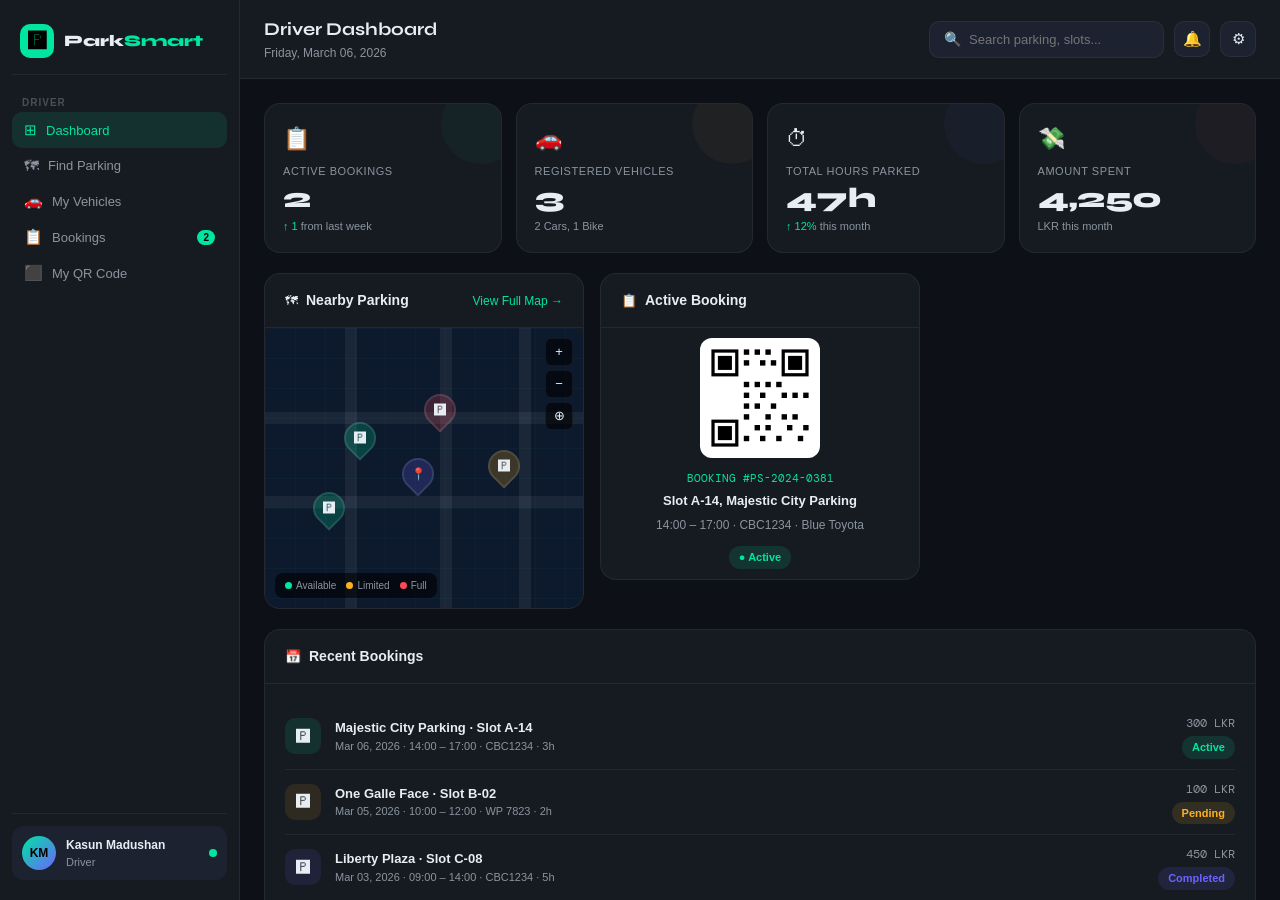
<file: Frontend/pages/driver-dashboard.html>
<!DOCTYPE html>
<html lang="en">
<head>
    <meta charset="UTF-8">
    <meta name="viewport" content="width=device-width, initial-scale=1.0">
    <title>ParkSmart — Driver Dashboard</title>
    <link rel="preconnect" href="https://fonts.googleapis.com">
    <link href="https://fonts.googleapis.com/css2?family=DM+Mono:wght@300;400;500&family=Syne:wght@400;600;700;800&family=Cabinet+Grotesk:wght@300;400;500;700&display=swap" rel="stylesheet">
    <link rel="stylesheet" href="../css/Style.css">
</head>
<body>
<div class="app">
    <!-- SIDEBAR -->
    <aside class="sidebar">
        <div class="logo">
            <div class="logo-icon">🅿</div>
            <div class="logo-text">Park<span>Smart</span></div>
        </div>

        <div class="nav-section" id="nav-driver">
            <div class="role-label">Driver</div>
            <button class="nav-item active" onclick="showView('driver-dashboard', this)">
                <span class="nav-icon">⊞</span> Dashboard
            </button>
            <button class="nav-item" onclick="showView('driver-map', this)">
                <span class="nav-icon">🗺</span> Find Parking
            </button>
            <button class="nav-item" onclick="showView('driver-vehicles', this)">
                <span class="nav-icon">🚗</span> My Vehicles
            </button>
            <button class="nav-item" onclick="showView('driver-bookings', this)">
                <span class="nav-icon">📋</span> Bookings
                <span class="badge">2</span>
            </button>
            <button class="nav-item" onclick="showView('driver-qr', this)">
                <span class="nav-icon">⬛</span> My QR Code
            </button>
        </div>

        <div class="sidebar-footer">
            <div class="user-card">
                <div class="avatar">KM</div>
                <div class="user-info">
                    <div class="user-name">Kasun Madushan</div>
                    <div class="user-role">Driver</div>
                </div>
                <div class="online-dot"></div>
            </div>
        </div>
    </aside>

    <!-- MAIN -->
    <main class="main">
        <div class="topbar">
            <div>
                <div class="topbar-title" id="topbar-title">Driver Dashboard</div>
                <div class="topbar-subtitle">Friday, March 06, 2026</div>
            </div>
            <div class="topbar-right">
                <div class="search-box">
                    <span>🔍</span>
                    <input type="text" placeholder="Search parking, slots...">
                </div>
                <div class="icon-btn">🔔</div>
                <div class="icon-btn">⚙</div>
            </div>
        </div>

        <div class="content">

            <!-- ========== DRIVER DASHBOARD ========== -->
            <div id="driver-dashboard" class="view active">
                <div class="stats-row">
                    <div class="stat-card">
                        <div class="stat-icon">📋</div>
                        <div class="stat-label">Active Bookings</div>
                        <div class="stat-value">2</div>
                        <div class="stat-change"><span class="up">↑ 1</span> from last week</div>
                    </div>
                    <div class="stat-card orange">
                        <div class="stat-icon">🚗</div>
                        <div class="stat-label">Registered Vehicles</div>
                        <div class="stat-value">3</div>
                        <div class="stat-change">2 Cars, 1 Bike</div>
                    </div>
                    <div class="stat-card purple">
                        <div class="stat-icon">⏱</div>
                        <div class="stat-label">Total Hours Parked</div>
                        <div class="stat-value">47h</div>
                        <div class="stat-change"><span class="up">↑ 12%</span> this month</div>
                    </div>
                    <div class="stat-card red">
                        <div class="stat-icon">💸</div>
                        <div class="stat-label">Amount Spent</div>
                        <div class="stat-value">4,250</div>
                        <div class="stat-change">LKR this month</div>
                    </div>
                </div>

                <div class="grid-3">
                    <div class="card">
                        <div class="card-header">
                            <span>🗺</span>
                            <span class="card-title">Nearby Parking</span>
                            <span class="card-subtitle" style="cursor:pointer;color:var(--accent)" onclick="showView('driver-map', null)">View Full Map →</span>
                        </div>
                        <div class="map-container">
                            <div class="map-grid"></div>
                            <div class="map-roads">
                                <div class="road-h" style="top:30%"></div>
                                <div class="road-h" style="top:60%"></div>
                                <div class="road-v" style="left:25%"></div>
                                <div class="road-v" style="left:55%"></div>
                                <div class="road-v" style="left:80%"></div>
                            </div>
                            <div class="map-pin pin-available" style="left:30%;top:45%">
                                <div class="pin-body"><div class="pin-inner">🅿</div></div>
                                <div class="pin-label">8 Free · 200 LKR/h</div>
                            </div>
                            <div class="map-pin pin-busy" style="left:55%;top:35%">
                                <div class="pin-body"><div class="pin-inner">🅿</div></div>
                                <div class="pin-label">Full</div>
                            </div>
                            <div class="map-pin pin-limited" style="left:75%;top:55%">
                                <div class="pin-body"><div class="pin-inner">🅿</div></div>
                                <div class="pin-label">2 Left · 150 LKR/h</div>
                            </div>
                            <div class="map-pin pin-available" style="left:20%;top:70%">
                                <div class="pin-body"><div class="pin-inner">🅿</div></div>
                                <div class="pin-label">12 Free</div>
                            </div>
                            <div class="map-pin pin-user" style="left:48%;top:58%">
                                <div class="pin-body"><div class="pin-inner">📍</div></div>
                                <div class="pin-label">You</div>
                            </div>
                            <div class="map-controls">
                                <div class="map-btn">+</div>
                                <div class="map-btn">−</div>
                                <div class="map-btn">⊕</div>
                            </div>
                            <div class="map-legend">
                                <div class="legend-item"><div class="legend-dot" style="background:var(--accent)"></div>Available</div>
                                <div class="legend-item"><div class="legend-dot" style="background:var(--warning)"></div>Limited</div>
                                <div class="legend-item"><div class="legend-dot" style="background:var(--danger)"></div>Full</div>
                            </div>
                        </div>
                    </div>

                    <div style="display:flex;flex-direction:column;gap:16px;">
                        <div class="card">
                            <div class="card-header"><span>📋</span><span class="card-title">Active Booking</span></div>
                            <div class="qr-card">
                                <div class="qr-wrapper">
                                    <div class="qr-corners"></div>
                                    <svg class="qr-code-svg" viewBox="0 0 100 100">
                                        <rect fill="#fff" width="100" height="100"/>
                                        <rect fill="#000" x="5" y="5" width="25" height="25"/>
                                        <rect fill="#fff" x="8" y="8" width="19" height="19"/>
                                        <rect fill="#000" x="11" y="11" width="13" height="13"/>
                                        <rect fill="#000" x="70" y="5" width="25" height="25"/>
                                        <rect fill="#fff" x="73" y="8" width="19" height="19"/>
                                        <rect fill="#000" x="76" y="11" width="13" height="13"/>
                                        <rect fill="#000" x="5" y="70" width="25" height="25"/>
                                        <rect fill="#fff" x="8" y="73" width="19" height="19"/>
                                        <rect fill="#000" x="11" y="76" width="13" height="13"/>
                                        <rect fill="#000" x="35" y="5" width="5" height="5"/>
                                        <rect fill="#000" x="45" y="5" width="5" height="5"/>
                                        <rect fill="#000" x="55" y="5" width="5" height="5"/>
                                        <rect fill="#000" x="35" y="15" width="5" height="5"/>
                                        <rect fill="#000" x="50" y="15" width="5" height="5"/>
                                        <rect fill="#000" x="60" y="15" width="5" height="5"/>
                                        <rect fill="#000" x="35" y="35" width="5" height="5"/>
                                        <rect fill="#000" x="45" y="35" width="5" height="5"/>
                                        <rect fill="#000" x="55" y="35" width="5" height="5"/>
                                        <rect fill="#000" x="65" y="35" width="5" height="5"/>
                                        <rect fill="#000" x="35" y="45" width="5" height="5"/>
                                        <rect fill="#000" x="50" y="45" width="5" height="5"/>
                                        <rect fill="#000" x="70" y="45" width="5" height="5"/>
                                        <rect fill="#000" x="80" y="45" width="5" height="5"/>
                                        <rect fill="#000" x="90" y="45" width="5" height="5"/>
                                        <rect fill="#000" x="35" y="55" width="5" height="5"/>
                                        <rect fill="#000" x="45" y="55" width="5" height="5"/>
                                        <rect fill="#000" x="60" y="55" width="5" height="5"/>
                                        <rect fill="#000" x="35" y="65" width="5" height="5"/>
                                        <rect fill="#000" x="55" y="65" width="5" height="5"/>
                                        <rect fill="#000" x="70" y="65" width="5" height="5"/>
                                        <rect fill="#000" x="80" y="65" width="5" height="5"/>
                                        <rect fill="#000" x="45" y="75" width="5" height="5"/>
                                        <rect fill="#000" x="55" y="75" width="5" height="5"/>
                                        <rect fill="#000" x="75" y="75" width="5" height="5"/>
                                        <rect fill="#000" x="90" y="75" width="5" height="5"/>
                                        <rect fill="#000" x="35" y="85" width="5" height="5"/>
                                        <rect fill="#000" x="50" y="85" width="5" height="5"/>
                                        <rect fill="#000" x="65" y="85" width="5" height="5"/>
                                        <rect fill="#000" x="85" y="85" width="5" height="5"/>
                                    </svg>
                                </div>
                                <div class="qr-id">BOOKING #PS-2024-0381</div>
                                <div class="qr-booking">Slot A-14, Majestic City Parking</div>
                                <div style="font-size:12px;color:var(--text-muted);margin-top:6px;">14:00 – 17:00 · CBC1234 · Blue Toyota</div>
                                <div style="margin-top:12px;">
                                    <span class="status-pill status-active">● Active</span>
                                </div>
                            </div>
                        </div>
                    </div>
                </div>

                <div class="card">
                    <div class="card-header"><span>📅</span><span class="card-title">Recent Bookings</span></div>
                    <div class="card-body">
                        <div class="booking-item" style="display:flex;align-items:center;gap:14px;padding:10px 0;border-bottom:1px solid var(--border);">
                            <div style="width:36px;height:36px;background:rgba(0,229,160,0.1);border-radius:10px;display:flex;align-items:center;justify-content:center;">🅿</div>
                            <div style="flex:1">
                                <div style="font-size:13px;font-weight:600;">Majestic City Parking · Slot A-14</div>
                                <div style="font-size:11px;color:var(--text-muted);">Mar 06, 2026 · 14:00 – 17:00 · CBC1234 · 3h</div>
                            </div>
                            <div style="text-align:right;">
                                <div style="font-size:12px;color:var(--text-muted);margin-bottom:4px;font-family:'DM Mono',monospace">300 LKR</div>
                                <span class="status-pill status-active">Active</span>
                            </div>
                        </div>
                        <div class="booking-item" style="display:flex;align-items:center;gap:14px;padding:10px 0;border-bottom:1px solid var(--border);">
                            <div style="width:36px;height:36px;background:rgba(255,176,32,0.1);border-radius:10px;display:flex;align-items:center;justify-content:center;">🅿</div>
                            <div style="flex:1">
                                <div style="font-size:13px;font-weight:600;">One Galle Face · Slot B-02</div>
                                <div style="font-size:11px;color:var(--text-muted);">Mar 05, 2026 · 10:00 – 12:00 · WP 7823 · 2h</div>
                            </div>
                            <div style="text-align:right;">
                                <div style="font-size:12px;color:var(--text-muted);margin-bottom:4px;font-family:'DM Mono',monospace">100 LKR</div>
                                <span class="status-pill status-pending">Pending</span>
                            </div>
                        </div>
                        <div class="booking-item" style="display:flex;align-items:center;gap:14px;padding:10px 0;">
                            <div style="width:36px;height:36px;background:rgba(108,99,255,0.1);border-radius:10px;display:flex;align-items:center;justify-content:center;">🅿</div>
                            <div style="flex:1">
                                <div style="font-size:13px;font-weight:600;">Liberty Plaza · Slot C-08</div>
                                <div style="font-size:11px;color:var(--text-muted);">Mar 03, 2026 · 09:00 – 14:00 · CBC1234 · 5h</div>
                            </div>
                            <div style="text-align:right;">
                                <div style="font-size:12px;color:var(--text-muted);margin-bottom:4px;font-family:'DM Mono',monospace">450 LKR</div>
                                <span class="status-pill status-completed">Completed</span>
                            </div>
                        </div>
                    </div>
                </div>
            </div>

            <!-- ========== DRIVER MAP ========== -->
            <div id="driver-map" class="view">
                <div class="card" style="margin-bottom:16px;">
                    <div class="card-body" style="padding:12px 20px;">
                        <div style="display:flex;gap:10px;align-items:center;flex-wrap:wrap;">
                            <div class="form-control" style="width:auto;flex:1;min-width:200px">📍 Colombo 03, Western Province</div>
                            <select class="form-control" style="width:150px"><option>All Types</option><option>Car</option><option>Bike</option><option>Van</option></select>
                            <select class="form-control" style="width:140px"><option>Any Price</option><option>Under 100 LKR/h</option><option>100-200 LKR/h</option><option>200+ LKR/h</option></select>
                            <button class="btn btn-primary">🔍 Search</button>
                        </div>
                    </div>
                </div>
                <div style="display:grid;grid-template-columns:1fr 340px;gap:16px;height:500px;">
                    <div class="card" style="overflow:hidden;">
                        <div class="map-container" style="height:100%;">
                            <div class="map-grid"></div>
                            <div class="map-roads">
                                <div class="road-h" style="top:20%"></div>
                                <div class="road-h" style="top:45%"></div>
                                <div class="road-h" style="top:70%"></div>
                                <div class="road-v" style="left:15%"></div>
                                <div class="road-v" style="left:40%"></div>
                                <div class="road-v" style="left:65%"></div>
                                <div class="road-v" style="left:85%"></div>
                            </div>
                            <div class="map-pin pin-available" style="left:25%;top:30%"><div class="pin-body"><div class="pin-inner">🅿</div></div><div class="pin-label">8 slots · 200/h</div></div>
                            <div class="map-pin pin-busy" style="left:50%;top:25%"><div class="pin-body"><div class="pin-inner">🅿</div></div><div class="pin-label">Full</div></div>
                            <div class="map-pin pin-limited" style="left:70%;top:50%"><div class="pin-body"><div class="pin-inner">🅿</div></div><div class="pin-label">2 Left · 150/h</div></div>
                            <div class="map-pin pin-available" style="left:15%;top:65%"><div class="pin-body"><div class="pin-inner">🅿</div></div><div class="pin-label">12 slots · 120/h</div></div>
                            <div class="map-pin pin-available" style="left:80%;top:75%"><div class="pin-body"><div class="pin-inner">🅿</div></div><div class="pin-label">5 slots · 180/h</div></div>
                            <div class="map-pin pin-user" style="left:44%;top:52%"><div class="pin-body"><div class="pin-inner">📍</div></div><div class="pin-label">Your Location</div></div>
                            <div class="map-controls">
                                <div class="map-btn">+</div><div class="map-btn">−</div>
                                <div class="map-btn">⊕</div><div class="map-btn">🔄</div>
                            </div>
                            <div class="map-legend">
                                <div class="legend-item"><div class="legend-dot" style="background:var(--accent)"></div>Available</div>
                                <div class="legend-item"><div class="legend-dot" style="background:var(--warning)"></div>Limited</div>
                                <div class="legend-item"><div class="legend-dot" style="background:var(--danger)"></div>Full</div>
                            </div>
                        </div>
                    </div>
                    <div class="card" style="overflow-y:auto;">
                        <div class="card-header"><span>📋</span><span class="card-title">Book a Slot</span></div>
                        <div class="card-body">
                            <div style="background:rgba(0,229,160,0.06);border:1px solid rgba(0,229,160,0.15);border-radius:12px;padding:12px;margin-bottom:16px;">
                                <div style="font-size:13px;font-weight:600;margin-bottom:2px;">Majestic City Parking</div>
                                <div style="font-size:11px;color:var(--text-muted);">📍 Bambalapitiya, Colombo 04</div>
                                <div style="font-size:11px;color:var(--accent);margin-top:4px;">✓ 8 slots available · 200 LKR/h</div>
                            </div>
                            <div class="form-group">
                                <label class="form-label">Select Vehicle</label>
                                <div class="vehicle-grid" style="grid-template-columns:1fr 1fr;">
                                    <div class="vehicle-card selected">
                                        <div class="vehicle-check">✓</div>
                                        <div class="vehicle-type-icon">🚗</div>
                                        <div class="vehicle-number">CBC 1234</div>
                                        <div class="vehicle-detail">Blue Toyota Aqua</div>
                                    </div>
                                    <div class="vehicle-card" onclick="this.classList.toggle('selected')">
                                        <div class="vehicle-check">✓</div>
                                        <div class="vehicle-type-icon">🏍</div>
                                        <div class="vehicle-number">WP 7823</div>
                                        <div class="vehicle-detail">Black Honda CB150</div>
                                    </div>
                                </div>
                            </div>
                            <div class="form-row">
                                <div class="form-group">
                                    <label class="form-label">Date</label>
                                    <input type="date" class="form-control" value="2026-03-06">
                                </div>
                                <div class="form-group">
                                    <label class="form-label">Slot Number</label>
                                    <select class="form-control"><option>A-12</option><option>A-13</option><option>A-14</option></select>
                                </div>
                            </div>
                            <div class="form-row">
                                <div class="form-group">
                                    <label class="form-label">Start Time</label>
                                    <input type="time" class="form-control" value="14:00" oninput="calcPrice()">
                                </div>
                                <div class="form-group">
                                    <label class="form-label">End Time</label>
                                    <input type="time" class="form-control" value="17:00" oninput="calcPrice()">
                                </div>
                            </div>
                            <div class="price-display">
                                <div class="price-row"><span>Duration</span><span id="price-duration">3 hours</span></div>
                                <div class="price-row"><span>Rate (Car)</span><span>300 LKR first 3h + 100/h after</span></div>
                                <div class="price-row"><span>Commission (20%)</span><span id="price-commission">60 LKR</span></div>
                                <div class="price-total"><span>Total</span><span class="price-amount" id="price-total">300 LKR</span></div>
                            </div>
                            <button class="btn btn-primary" style="width:100%;margin-top:14px;">📋 Submit Booking Request</button>
                        </div>
                    </div>
                </div>
            </div>

            <!-- ========== DRIVER VEHICLES ========== -->
            <div id="driver-vehicles" class="view">
                <div style="display:flex;justify-content:space-between;align-items:center;margin-bottom:20px;">
                    <div>
                        <div style="font-size:16px;font-weight:700;font-family:'Syne',sans-serif;">My Vehicles</div>
                        <div style="font-size:12px;color:var(--text-muted);">Manage your registered vehicles</div>
                    </div>
                    <button class="btn btn-primary">+ Add Vehicle</button>
                </div>
                <div class="vehicle-grid" style="grid-template-columns:repeat(3,1fr);margin-bottom:20px;">
                    <div class="vehicle-card">
                        <div class="vehicle-check">✓</div>
                        <div style="display:flex;justify-content:space-between;align-items:flex-start;">
                            <div class="vehicle-type-icon">🚗</div>
                            <span class="status-pill status-active" style="font-size:10px;padding:3px 8px;">Car</span>
                        </div>
                        <div class="vehicle-number">CBC 1234</div>
                        <div style="font-size:13px;font-weight:600;margin:4px 0;">Toyota Aqua</div>
                        <div class="vehicle-detail">Blue · 2019</div>
                        <div style="display:flex;gap:6px;margin-top:12px;">
                            <button class="btn btn-ghost btn-sm" style="flex:1">Edit</button>
                            <button class="btn btn-danger btn-sm" style="flex:1">Delete</button>
                        </div>
                    </div>
                    <div class="vehicle-card">
                        <div style="display:flex;justify-content:space-between;align-items:flex-start;">
                            <div class="vehicle-type-icon">🏍</div>
                            <span class="status-pill status-active" style="font-size:10px;padding:3px 8px;">Bike</span>
                        </div>
                        <div class="vehicle-number">WP 7823</div>
                        <div style="font-size:13px;font-weight:600;margin:4px 0;">Honda CB150R</div>
                        <div class="vehicle-detail">Black · 2021</div>
                        <div style="display:flex;gap:6px;margin-top:12px;">
                            <button class="btn btn-ghost btn-sm" style="flex:1">Edit</button>
                            <button class="btn btn-danger btn-sm" style="flex:1">Delete</button>
                        </div>
                    </div>
                    <div class="vehicle-card">
                        <div style="display:flex;justify-content:space-between;align-items:flex-start;">
                            <div class="vehicle-type-icon">🚐</div>
                            <span class="status-pill status-active" style="font-size:10px;padding:3px 8px;">Van</span>
                        </div>
                        <div class="vehicle-number">NB 4521</div>
                        <div style="font-size:13px;font-weight:600;margin:4px 0;">Toyota HiAce</div>
                        <div class="vehicle-detail">White · 2017</div>
                        <div style="display:flex;gap:6px;margin-top:12px;">
                            <button class="btn btn-ghost btn-sm" style="flex:1">Edit</button>
                            <button class="btn btn-danger btn-sm" style="flex:1">Delete</button>
                        </div>
                    </div>
                    <div class="vehicle-card" style="border-style:dashed;display:flex;align-items:center;justify-content:center;flex-direction:column;gap:8px;color:var(--text-dim);min-height:160px;">
                        <div style="font-size:32px;">+</div>
                        <div style="font-size:13px;">Add New Vehicle</div>
                    </div>
                </div>
                <div class="card">
                    <div class="card-header"><span>🚗</span><span class="card-title">Add New Vehicle</span></div>
                    <div class="card-body">
                        <div class="form-row">
                            <div class="form-group">
                                <label class="form-label">Vehicle Number *</label>
                                <input class="form-control" placeholder="e.g. CBC 1234">
                            </div>
                            <div class="form-group">
                                <label class="form-label">Vehicle Type *</label>
                                <select class="form-control"><option>Car</option><option>Bike</option><option>Van</option><option>Truck</option><option>Three-Wheeler</option></select>
                            </div>
                        </div>
                        <div class="form-row">
                            <div class="form-group">
                                <label class="form-label">Model *</label>
                                <input class="form-control" placeholder="e.g. Toyota Aqua">
                            </div>
                            <div class="form-group">
                                <label class="form-label">Color</label>
                                <input class="form-control" placeholder="e.g. Blue">
                            </div>
                        </div>
                        <div class="form-group">
                            <label class="form-label">Year</label>
                            <input class="form-control" placeholder="e.g. 2021" style="max-width:200px">
                        </div>
                        <button class="btn btn-primary">+ Add Vehicle</button>
                    </div>
                </div>
            </div>

            <!-- ========== DRIVER BOOKINGS ========== -->
            <div id="driver-bookings" class="view">
                <div class="tabs">
                    <button class="tab-btn active">All</button>
                    <button class="tab-btn">Active</button>
                    <button class="tab-btn">Pending</button>
                    <button class="tab-btn">Completed</button>
                    <button class="tab-btn">Rejected</button>
                </div>
                <div class="card">
                    <div class="card-body" style="padding:0;">
                        <table class="slots-table">
                            <thead>
                            <tr>
                                <th>Booking ID</th><th>Location</th><th>Vehicle</th>
                                <th>Date & Time</th><th>Duration</th><th>Amount</th>
                                <th>Status</th><th>Actions</th>
                            </tr>
                            </thead>
                            <tbody>
                            <tr>
                                <td><span style="font-family:'DM Mono',monospace;font-size:12px;color:var(--accent)">#PS-2024-0381</span></td>
                                <td>Majestic City · A-14</td><td>CBC 1234</td>
                                <td style="font-size:12px;">Mar 06 · 14:00–17:00</td>
                                <td>3h</td><td style="font-family:'DM Mono',monospace;">300 LKR</td>
                                <td><span class="status-pill status-active">Active</span></td>
                                <td><button class="btn btn-ghost btn-sm">View QR</button></td>
                            </tr>
                            <tr>
                                <td><span style="font-family:'DM Mono',monospace;font-size:12px;color:var(--accent)">#PS-2024-0380</span></td>
                                <td>One Galle Face · B-02</td><td>WP 7823</td>
                                <td style="font-size:12px;">Mar 05 · 10:00–12:00</td>
                                <td>2h</td><td style="font-family:'DM Mono',monospace;">100 LKR</td>
                                <td><span class="status-pill status-pending">Pending</span></td>
                                <td><button class="btn btn-danger btn-sm">Cancel</button></td>
                            </tr>
                            <tr>
                                <td><span style="font-family:'DM Mono',monospace;font-size:12px;color:var(--accent)">#PS-2024-0375</span></td>
                                <td>Liberty Plaza · C-08</td><td>CBC 1234</td>
                                <td style="font-size:12px;">Mar 03 · 09:00–14:00</td>
                                <td>5h</td><td style="font-family:'DM Mono',monospace;">450 LKR</td>
                                <td><span class="status-pill status-completed">Completed</span></td>
                                <td><button class="btn btn-ghost btn-sm">Receipt</button></td>
                            </tr>
                            <tr>
                                <td><span style="font-family:'DM Mono',monospace;font-size:12px;color:var(--accent)">#PS-2024-0360</span></td>
                                <td>Colombo City · D-03</td><td>NB 4521</td>
                                <td style="font-size:12px;">Feb 28 · 13:00–15:00</td>
                                <td>2h</td><td style="font-family:'DM Mono',monospace;">200 LKR</td>
                                <td><span class="status-pill status-rejected">Rejected</span></td>
                                <td><button class="btn btn-ghost btn-sm">Rebook</button></td>
                            </tr>
                            </tbody>
                        </table>
                    </div>
                </div>
            </div>

            <!-- ========== DRIVER QR ========== -->
            <div id="driver-qr" class="view">
                <div style="max-width:500px;margin:0 auto;">
                    <div class="card">
                        <div class="card-header"><span>⬛</span><span class="card-title">Booking Confirmation</span></div>
                        <div class="card-body" style="text-align:center;">
                            <div style="margin-bottom:16px;">
                                <span class="status-pill status-active" style="font-size:13px;padding:6px 16px;">● Active Booking</span>
                            </div>
                            <div class="qr-wrapper" style="width:200px;height:200px;margin:0 auto 20px;">
                                <div class="qr-corners"></div>
                                <svg viewBox="0 0 100 100" width="200" height="200">
                                    <rect fill="#fff" width="100" height="100"/>
                                    <rect fill="#000" x="5" y="5" width="25" height="25"/>
                                    <rect fill="#fff" x="8" y="8" width="19" height="19"/>
                                    <rect fill="#000" x="11" y="11" width="13" height="13"/>
                                    <rect fill="#000" x="70" y="5" width="25" height="25"/>
                                    <rect fill="#fff" x="73" y="8" width="19" height="19"/>
                                    <rect fill="#000" x="76" y="11" width="13" height="13"/>
                                    <rect fill="#000" x="5" y="70" width="25" height="25"/>
                                    <rect fill="#fff" x="8" y="73" width="19" height="19"/>
                                    <rect fill="#000" x="11" y="76" width="13" height="13"/>
                                    <rect fill="#000" x="35" y="5" width="5" height="5"/><rect fill="#000" x="45" y="5" width="5" height="5"/>
                                    <rect fill="#000" x="55" y="10" width="5" height="5"/><rect fill="#000" x="35" y="20" width="5" height="5"/>
                                    <rect fill="#000" x="50" y="20" width="5" height="5"/><rect fill="#000" x="60" y="15" width="5" height="5"/>
                                    <rect fill="#000" x="35" y="35" width="5" height="5"/><rect fill="#000" x="45" y="35" width="5" height="5"/>
                                    <rect fill="#000" x="55" y="35" width="5" height="5"/><rect fill="#000" x="65" y="40" width="5" height="5"/>
                                    <rect fill="#000" x="35" y="50" width="5" height="5"/><rect fill="#000" x="50" y="50" width="5" height="5"/>
                                    <rect fill="#000" x="70" y="50" width="5" height="5"/><rect fill="#000" x="80" y="45" width="5" height="5"/>
                                    <rect fill="#000" x="90" y="50" width="5" height="5"/><rect fill="#000" x="40" y="60" width="5" height="5"/>
                                    <rect fill="#000" x="55" y="60" width="5" height="5"/><rect fill="#000" x="75" y="65" width="5" height="5"/>
                                    <rect fill="#000" x="35" y="75" width="5" height="5"/><rect fill="#000" x="50" y="80" width="5" height="5"/>
                                    <rect fill="#000" x="65" y="75" width="5" height="5"/><rect fill="#000" x="85" y="80" width="5" height="5"/>
                                    <rect fill="#000" x="45" y="90" width="5" height="5"/><rect fill="#000" x="60" y="85" width="5" height="5"/>
                                    <rect fill="#000" x="80" y="90" width="5" height="5"/>
                                </svg>
                            </div>
                            <div style="background:var(--surface2);border-radius:14px;padding:16px;margin-bottom:16px;text-align:left;">
                                <div style="display:grid;grid-template-columns:1fr 1fr;gap:10px;">
                                    <div><div style="font-size:11px;color:var(--text-muted);margin-bottom:2px;">Booking ID</div><div style="font-family:'DM Mono',monospace;font-size:12px;color:var(--accent)">#PS-2024-0381</div></div>
                                    <div><div style="font-size:11px;color:var(--text-muted);margin-bottom:2px;">Slot</div><div style="font-size:13px;font-weight:600;">A-14</div></div>
                                    <div><div style="font-size:11px;color:var(--text-muted);margin-bottom:2px;">Location</div><div style="font-size:13px;font-weight:600;">Majestic City</div></div>
                                    <div><div style="font-size:11px;color:var(--text-muted);margin-bottom:2px;">Vehicle</div><div style="font-size:13px;font-weight:600;">CBC 1234</div></div>
                                    <div><div style="font-size:11px;color:var(--text-muted);margin-bottom:2px;">Date</div><div style="font-size:13px;font-weight:600;">Mar 06, 2026</div></div>
                                    <div><div style="font-size:11px;color:var(--text-muted);margin-bottom:2px;">Time</div><div style="font-size:13px;font-weight:600;">14:00 – 17:00</div></div>
                                    <div><div style="font-size:11px;color:var(--text-muted);margin-bottom:2px;">Duration</div><div style="font-size:13px;font-weight:600;">3 Hours</div></div>
                                    <div><div style="font-size:11px;color:var(--text-muted);margin-bottom:2px;">Total Paid</div><div style="font-size:13px;font-weight:700;color:var(--accent)">300 LKR</div></div>
                                </div>
                            </div>
                            <div style="display:flex;gap:10px;">
                                <button class="btn btn-ghost" style="flex:1;">⬇ Download</button>
                                <button class="btn btn-primary" style="flex:1;">📤 Share</button>
                            </div>
                        </div>
                    </div>
                </div>
            </div>

        </div>
    </main>
</div>
<script src="../js/script.js"></script>
</body>
</html>
</file>
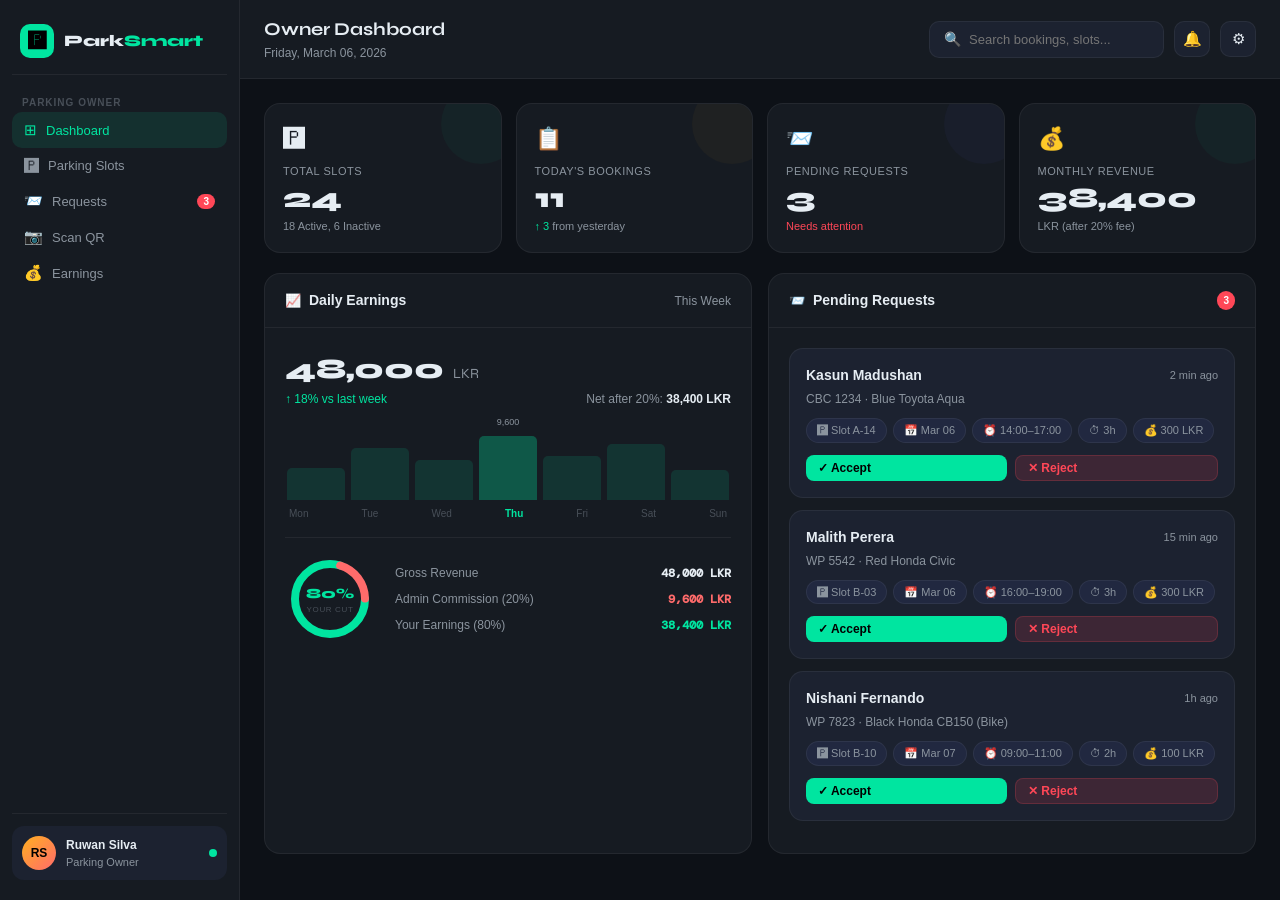
<file: Frontend/pages/owner-dashboard.html>
<!DOCTYPE html>
<html lang="en">
<head>
    <meta charset="UTF-8">
    <meta name="viewport" content="width=device-width, initial-scale=1.0">
    <title>ParkSmart — Parking Owner Dashboard</title>
    <link rel="preconnect" href="https://fonts.googleapis.com">
    <link href="https://fonts.googleapis.com/css2?family=DM+Mono:wght@300;400;500&family=Syne:wght@400;600;700;800&family=Cabinet+Grotesk:wght@300;400;500;700&display=swap" rel="stylesheet">
    <link rel="stylesheet" href="../css/Style.css">
</head>
<body>
<div class="app">
    <!-- SIDEBAR -->
    <aside class="sidebar">
        <div class="logo">
            <div class="logo-icon">🅿</div>
            <div class="logo-text">Park<span>Smart</span></div>
        </div>

        <div class="nav-section" id="nav-owner">
            <div class="role-label">Parking Owner</div>
            <button class="nav-item active" onclick="showView('owner-dashboard', this)">
                <span class="nav-icon">⊞</span> Dashboard
            </button>
            <button class="nav-item" onclick="showView('owner-slots', this)">
                <span class="nav-icon">🅿</span> Parking Slots
            </button>
            <button class="nav-item" onclick="showView('owner-requests', this)">
                <span class="nav-icon">📨</span> Requests
                <span class="badge danger">3</span>
            </button>
            <button class="nav-item" onclick="showView('owner-scan', this)">
                <span class="nav-icon">📷</span> Scan QR
            </button>
            <button class="nav-item" onclick="showView('owner-earnings', this)">
                <span class="nav-icon">💰</span> Earnings
            </button>
        </div>

        <div class="sidebar-footer">
            <div class="user-card">
                <div class="avatar" style="background:linear-gradient(135deg,var(--warning),var(--accent3))">RS</div>
                <div class="user-info">
                    <div class="user-name">Ruwan Silva</div>
                    <div class="user-role">Parking Owner</div>
                </div>
                <div class="online-dot"></div>
            </div>
        </div>
    </aside>

    <!-- MAIN -->
    <main class="main">
        <div class="topbar">
            <div>
                <div class="topbar-title" id="topbar-title">Owner Dashboard</div>
                <div class="topbar-subtitle">Friday, March 06, 2026</div>
            </div>
            <div class="topbar-right">
                <div class="search-box">
                    <span>🔍</span>
                    <input type="text" placeholder="Search bookings, slots...">
                </div>
                <div class="icon-btn">🔔</div>
                <div class="icon-btn">⚙</div>
            </div>
        </div>

        <div class="content">

            <!-- ========== OWNER DASHBOARD ========== -->
            <div id="owner-dashboard" class="view active">
                <div class="stats-row">
                    <div class="stat-card">
                        <div class="stat-icon">🅿</div>
                        <div class="stat-label">Total Slots</div>
                        <div class="stat-value">24</div>
                        <div class="stat-change">18 Active, 6 Inactive</div>
                    </div>
                    <div class="stat-card orange">
                        <div class="stat-icon">📋</div>
                        <div class="stat-label">Today's Bookings</div>
                        <div class="stat-value">11</div>
                        <div class="stat-change"><span class="up">↑ 3</span> from yesterday</div>
                    </div>
                    <div class="stat-card purple">
                        <div class="stat-icon">📨</div>
                        <div class="stat-label">Pending Requests</div>
                        <div class="stat-value">3</div>
                        <div class="stat-change" style="color:var(--danger)">Needs attention</div>
                    </div>
                    <div class="stat-card">
                        <div class="stat-icon">💰</div>
                        <div class="stat-label">Monthly Revenue</div>
                        <div class="stat-value">38,400</div>
                        <div class="stat-change">LKR (after 20% fee)</div>
                    </div>
                </div>

                <div class="grid-2">
                    <!-- EARNINGS CHART -->
                    <div class="card">
                        <div class="card-header"><span>📈</span><span class="card-title">Daily Earnings</span><span class="card-subtitle">This Week</span></div>
                        <div class="card-body">
                            <div style="display:flex;justify-content:space-between;align-items:flex-end;margin-bottom:12px;">
                                <div>
                                    <div style="font-size:28px;font-family:'Syne',sans-serif;font-weight:800;">48,000 <span style="font-size:14px;color:var(--text-muted);font-weight:400">LKR</span></div>
                                    <div style="font-size:12px;color:var(--accent);">↑ 18% vs last week</div>
                                </div>
                                <div style="font-size:12px;color:var(--text-muted);">Net after 20%: <b style="color:var(--text)">38,400 LKR</b></div>
                            </div>
                            <div class="mini-chart">
                                <div class="chart-bar" style="height:40%"><div class="bar-tip">5,200</div></div>
                                <div class="chart-bar" style="height:65%"><div class="bar-tip">7,800</div></div>
                                <div class="chart-bar" style="height:50%"><div class="bar-tip">6,000</div></div>
                                <div class="chart-bar highlighted" style="height:80%"><div class="bar-tip">9,600</div></div>
                                <div class="chart-bar" style="height:55%"><div class="bar-tip">6,600</div></div>
                                <div class="chart-bar" style="height:70%"><div class="bar-tip">8,400</div></div>
                                <div class="chart-bar" style="height:38%"><div class="bar-tip">4,400</div></div>
                            </div>
                            <div style="display:flex;justify-content:space-between;margin-top:6px;padding:0 4px;">
                                <span style="font-size:10px;color:var(--text-dim);">Mon</span>
                                <span style="font-size:10px;color:var(--text-dim);">Tue</span>
                                <span style="font-size:10px;color:var(--text-dim);">Wed</span>
                                <span style="font-size:10px;color:var(--accent);font-weight:600;">Thu</span>
                                <span style="font-size:10px;color:var(--text-dim);">Fri</span>
                                <span style="font-size:10px;color:var(--text-dim);">Sat</span>
                                <span style="font-size:10px;color:var(--text-dim);">Sun</span>
                            </div>
                            <div style="border-top:1px solid var(--border);margin-top:16px;padding-top:16px;">
                                <div class="commission-display">
                                    <div class="ring-wrap">
                                        <svg class="ring-svg" viewBox="0 0 90 90" width="90" height="90">
                                            <circle cx="45" cy="45" r="35" fill="none" stroke="rgba(255,255,255,0.05)" stroke-width="8"/>
                                            <circle cx="45" cy="45" r="35" fill="none" stroke="var(--accent)" stroke-width="8" stroke-dasharray="175 220" stroke-linecap="round"/>
                                            <circle cx="45" cy="45" r="35" fill="none" stroke="var(--accent3)" stroke-width="8" stroke-dasharray="44 220" stroke-dashoffset="-175" stroke-linecap="round"/>
                                        </svg>
                                        <div class="ring-text">
                                            <div class="ring-pct">80%</div>
                                            <div class="ring-sub">YOUR CUT</div>
                                        </div>
                                    </div>
                                    <div class="commission-details">
                                        <div class="comm-row"><span class="comm-label">Gross Revenue</span><span class="comm-value">48,000 LKR</span></div>
                                        <div class="comm-row"><span class="comm-label">Admin Commission (20%)</span><span class="comm-value" style="color:var(--accent3)">9,600 LKR</span></div>
                                        <div class="comm-row"><span class="comm-label">Your Earnings (80%)</span><span class="comm-value" style="color:var(--accent)">38,400 LKR</span></div>
                                    </div>
                                </div>
                            </div>
                        </div>
                    </div>

                    <!-- PENDING REQUESTS -->
                    <div class="card">
                        <div class="card-header"><span>📨</span><span class="card-title">Pending Requests</span><span class="badge danger" style="margin-left:auto;">3</span></div>
                        <div class="card-body">
                            <div class="approval-card">
                                <div class="approval-header"><div class="approval-title">Kasun Madushan</div><div class="approval-time">2 min ago</div></div>
                                <div class="approval-details">CBC 1234 · Blue Toyota Aqua</div>
                                <div class="approval-meta">
                                    <div class="meta-chip">🅿 Slot A-14</div><div class="meta-chip">📅 Mar 06</div>
                                    <div class="meta-chip">⏰ 14:00–17:00</div><div class="meta-chip">⏱ 3h</div>
                                    <div class="meta-chip">💰 300 LKR</div>
                                </div>
                                <div class="approval-actions">
                                    <button class="btn btn-primary btn-sm" style="flex:1">✓ Accept</button>
                                    <button class="btn btn-danger btn-sm" style="flex:1">✕ Reject</button>
                                </div>
                            </div>
                            <div class="approval-card">
                                <div class="approval-header"><div class="approval-title">Malith Perera</div><div class="approval-time">15 min ago</div></div>
                                <div class="approval-details">WP 5542 · Red Honda Civic</div>
                                <div class="approval-meta">
                                    <div class="meta-chip">🅿 Slot B-03</div><div class="meta-chip">📅 Mar 06</div>
                                    <div class="meta-chip">⏰ 16:00–19:00</div><div class="meta-chip">⏱ 3h</div>
                                    <div class="meta-chip">💰 300 LKR</div>
                                </div>
                                <div class="approval-actions">
                                    <button class="btn btn-primary btn-sm" style="flex:1">✓ Accept</button>
                                    <button class="btn btn-danger btn-sm" style="flex:1">✕ Reject</button>
                                </div>
                            </div>
                            <div class="approval-card">
                                <div class="approval-header"><div class="approval-title">Nishani Fernando</div><div class="approval-time">1h ago</div></div>
                                <div class="approval-details">WP 7823 · Black Honda CB150 (Bike)</div>
                                <div class="approval-meta">
                                    <div class="meta-chip">🅿 Slot B-10</div><div class="meta-chip">📅 Mar 07</div>
                                    <div class="meta-chip">⏰ 09:00–11:00</div><div class="meta-chip">⏱ 2h</div>
                                    <div class="meta-chip">💰 100 LKR</div>
                                </div>
                                <div class="approval-actions">
                                    <button class="btn btn-primary btn-sm" style="flex:1">✓ Accept</button>
                                    <button class="btn btn-danger btn-sm" style="flex:1">✕ Reject</button>
                                </div>
                            </div>
                        </div>
                    </div>
                </div>
            </div>

            <!-- ========== OWNER SLOTS ========== -->
            <div id="owner-slots" class="view">
                <div style="display:flex;justify-content:space-between;align-items:center;margin-bottom:20px;">
                    <div>
                        <div style="font-size:16px;font-weight:700;font-family:'Syne',sans-serif;">Parking Slots</div>
                        <div style="font-size:12px;color:var(--text-muted);">Manage your parking locations</div>
                    </div>
                    <button class="btn btn-primary">+ Add Slot</button>
                </div>
                <div class="card" style="margin-bottom:16px;">
                    <div class="card-body" style="padding:0;">
                        <table class="slots-table">
                            <thead>
                            <tr>
                                <th>Slot ID</th><th>Address</th><th>Coordinates</th>
                                <th>Capacity</th><th>Available</th><th>Rate/h</th>
                                <th>Status</th><th>Actions</th>
                            </tr>
                            </thead>
                            <tbody>
                            <tr>
                                <td><span style="font-family:'DM Mono',monospace;color:var(--accent)">#SL-001</span></td>
                                <td>Majestic City, Bambalapitiya</td>
                                <td><span style="font-family:'DM Mono',monospace;font-size:11px;color:var(--text-muted)">6.8925, 79.8562</span></td>
                                <td>20</td>
                                <td><span class="slot-badge slot-open">12 Free</span></td>
                                <td style="font-family:'DM Mono',monospace;">200 LKR</td>
                                <td><span class="slot-badge slot-open">Active</span></td>
                                <td><div style="display:flex;gap:4px;"><button class="btn btn-ghost btn-sm">Edit</button><button class="btn btn-danger btn-sm">Deactivate</button></div></td>
                            </tr>
                            <tr>
                                <td><span style="font-family:'DM Mono',monospace;color:var(--accent)">#SL-002</span></td>
                                <td>One Galle Face, Kollupitiya</td>
                                <td><span style="font-family:'DM Mono',monospace;font-size:11px;color:var(--text-muted)">6.9027, 79.8480</span></td>
                                <td>15</td>
                                <td><span class="slot-badge slot-partial">3 Left</span></td>
                                <td style="font-family:'DM Mono',monospace;">250 LKR</td>
                                <td><span class="slot-badge slot-open">Active</span></td>
                                <td><div style="display:flex;gap:4px;"><button class="btn btn-ghost btn-sm">Edit</button><button class="btn btn-danger btn-sm">Deactivate</button></div></td>
                            </tr>
                            <tr>
                                <td><span style="font-family:'DM Mono',monospace;color:var(--accent)">#SL-003</span></td>
                                <td>Liberty Plaza, Kollupitiya</td>
                                <td><span style="font-family:'DM Mono',monospace;font-size:11px;color:var(--text-muted)">6.9017, 79.8512</span></td>
                                <td>10</td>
                                <td><span class="slot-badge slot-full">Full</span></td>
                                <td style="font-family:'DM Mono',monospace;">180 LKR</td>
                                <td><span class="slot-badge slot-open">Active</span></td>
                                <td><div style="display:flex;gap:4px;"><button class="btn btn-ghost btn-sm">Edit</button><button class="btn btn-danger btn-sm">Deactivate</button></div></td>
                            </tr>
                            </tbody>
                        </table>
                    </div>
                </div>
                <div class="card">
                    <div class="card-header"><span>🅿</span><span class="card-title">Add New Parking Slot</span></div>
                    <div class="card-body">
                        <div class="form-group">
                            <label class="form-label">Address / Location Name *</label>
                            <input class="form-control" placeholder="e.g. Majestic City, Bambalapitiya, Colombo 04">
                        </div>
                        <div class="form-row">
                            <div class="form-group">
                                <label class="form-label">Latitude *</label>
                                <input class="form-control" placeholder="e.g. 6.8925" type="number" step="0.0001">
                            </div>
                            <div class="form-group">
                                <label class="form-label">Longitude *</label>
                                <input class="form-control" placeholder="e.g. 79.8562" type="number" step="0.0001">
                            </div>
                        </div>
                        <div class="form-row">
                            <div class="form-group">
                                <label class="form-label">Total Capacity *</label>
                                <input class="form-control" placeholder="e.g. 20" type="number">
                            </div>
                            <div class="form-group">
                                <label class="form-label">Rate per Hour (LKR)</label>
                                <input class="form-control" placeholder="e.g. 200" type="number">
                            </div>
                        </div>
                        <div class="form-group">
                            <label class="form-label">Availability Status</label>
                            <select class="form-control" style="max-width:200px"><option>Available</option><option>Not Available</option></select>
                        </div>
                        <button class="btn btn-primary">+ Add Parking Slot</button>
                    </div>
                </div>
            </div>

            <!-- ========== OWNER REQUESTS ========== -->
            <div id="owner-requests" class="view">
                <div style="margin-bottom:20px;">
                    <div style="font-size:16px;font-weight:700;font-family:'Syne',sans-serif;">Appointment Requests</div>
                    <div style="font-size:12px;color:var(--text-muted);">Review and manage incoming booking requests</div>
                </div>
                <div class="approval-card">
                    <div class="approval-header"><div class="approval-title">Kasun Madushan</div><div class="approval-time">2 min ago</div></div>
                    <div class="approval-details">CBC 1234 · Blue Toyota Aqua · Car</div>
                    <div class="approval-meta">
                        <div class="meta-chip">🅿 Slot A-14</div><div class="meta-chip">📅 Mar 06, 2026</div>
                        <div class="meta-chip">⏰ 14:00–17:00</div><div class="meta-chip">⏱ 3 hours</div>
                        <div class="meta-chip">💰 300 LKR</div>
                        <div class="meta-chip" style="color:var(--accent)">Commission: 60 LKR</div>
                    </div>
                    <div class="approval-actions">
                        <button class="btn btn-primary" style="flex:1">✓ Accept</button>
                        <button class="btn btn-danger" style="flex:1">✕ Reject</button>
                    </div>
                </div>
                <div class="approval-card">
                    <div class="approval-header"><div class="approval-title">Malith Perera</div><div class="approval-time">15 min ago</div></div>
                    <div class="approval-details">WP 5542 · Red Honda Civic · Car</div>
                    <div class="approval-meta">
                        <div class="meta-chip">🅿 Slot B-03</div><div class="meta-chip">📅 Mar 06, 2026</div>
                        <div class="meta-chip">⏰ 16:00–19:00</div><div class="meta-chip">⏱ 3 hours</div>
                        <div class="meta-chip">💰 300 LKR</div>
                    </div>
                    <div class="approval-actions">
                        <button class="btn btn-primary" style="flex:1">✓ Accept</button>
                        <button class="btn btn-danger" style="flex:1">✕ Reject</button>
                    </div>
                </div>
                <div class="approval-card">
                    <div class="approval-header"><div class="approval-title">Nishani Fernando</div><div class="approval-time">1h ago</div></div>
                    <div class="approval-details">WP 7823 · Black Honda CB150 · Bike</div>
                    <div class="approval-meta">
                        <div class="meta-chip">🅿 Slot B-10</div><div class="meta-chip">📅 Mar 07, 2026</div>
                        <div class="meta-chip">⏰ 09:00–11:00</div><div class="meta-chip">⏱ 2 hours</div>
                        <div class="meta-chip">💰 100 LKR</div>
                    </div>
                    <div class="approval-actions">
                        <button class="btn btn-primary" style="flex:1">✓ Accept</button>
                        <button class="btn btn-danger" style="flex:1">✕ Reject</button>
                    </div>
                </div>
            </div>

            <!-- ========== OWNER SCAN QR ========== -->
            <div id="owner-scan" class="view">
                <div style="max-width:500px;margin:0 auto;">
                    <div class="card">
                        <div class="card-header"><span>📷</span><span class="card-title">Scan Arrival QR Code</span></div>
                        <div class="card-body" style="text-align:center;">
                            <div class="scan-area">
                                <div class="scan-line"></div>
                                <div class="scan-icon">⬛</div>
                                <div class="scan-text">Position QR code in frame</div>
                            </div>
                            <p style="font-size:13px;color:var(--text-muted);margin-bottom:16px;">Use device camera to scan the driver's QR code upon arrival</p>
                            <div style="display:flex;gap:10px;margin-bottom:20px;">
                                <button class="btn btn-primary" style="flex:1;">📷 Open Camera</button>
                                <button class="btn btn-ghost" style="flex:1;">⌨ Enter Code</button>
                            </div>
                            <div style="border-top:1px solid var(--border);padding-top:16px;">
                                <div style="font-size:12px;color:var(--text-muted);margin-bottom:10px;">Or verify manually</div>
                                <input class="form-control" placeholder="Enter Booking ID (e.g. PS-2024-0381)" style="margin-bottom:10px;">
                                <button class="btn btn-primary" style="width:100%;">✓ Verify Booking</button>
                            </div>
                            <div style="margin-top:20px;background:rgba(0,229,160,0.06);border:1px solid rgba(0,229,160,0.2);border-radius:14px;padding:16px;text-align:left;">
                                <div style="display:flex;align-items:center;gap:8px;margin-bottom:12px;">
                                    <div style="width:32px;height:32px;background:rgba(0,229,160,0.15);border-radius:50%;display:flex;align-items:center;justify-content:center;">✓</div>
                                    <div>
                                        <div style="font-size:13px;font-weight:700;color:var(--accent)">Booking Verified</div>
                                        <div style="font-size:11px;color:var(--text-muted)">#PS-2024-0381</div>
                                    </div>
                                </div>
                                <div style="display:grid;grid-template-columns:1fr 1fr;gap:8px;font-size:12px;">
                                    <div><span style="color:var(--text-muted)">Driver:</span> Kasun Madushan</div>
                                    <div><span style="color:var(--text-muted)">Vehicle:</span> CBC 1234</div>
                                    <div><span style="color:var(--text-muted)">Slot:</span> A-14</div>
                                    <div><span style="color:var(--text-muted)">Time:</span> 14:00–17:00</div>
                                </div>
                                <button class="btn btn-primary" style="width:100%;margin-top:12px;">✓ Mark as Arrived</button>
                            </div>
                        </div>
                    </div>
                </div>
            </div>

            <!-- ========== OWNER EARNINGS ========== -->
            <div id="owner-earnings" class="view">
                <div class="stats-row">
                    <div class="stat-card">
                        <div class="stat-label">Gross Revenue (Month)</div>
                        <div class="stat-value" style="font-size:24px;">48,000</div>
                        <div class="stat-change">LKR total collected</div>
                    </div>
                    <div class="stat-card orange">
                        <div class="stat-label">Platform Commission</div>
                        <div class="stat-value" style="font-size:24px;">9,600</div>
                        <div class="stat-change">20% to ParkSmart</div>
                    </div>
                    <div class="stat-card">
                        <div class="stat-label">Net Earnings</div>
                        <div class="stat-value" style="font-size:24px;color:var(--accent)">38,400</div>
                        <div class="stat-change up">80% yours</div>
                    </div>
                    <div class="stat-card purple">
                        <div class="stat-label">Completed Bookings</div>
                        <div class="stat-value" style="font-size:24px;">128</div>
                        <div class="stat-change">This month</div>
                    </div>
                </div>
                <div class="card">
                    <div class="card-header"><span>💰</span><span class="card-title">Transaction History</span></div>
                    <div class="card-body" style="padding:0;">
                        <table class="slots-table">
                            <thead>
                            <tr>
                                <th>Booking ID</th><th>Driver</th><th>Slot</th><th>Date</th>
                                <th>Duration</th><th>Gross</th><th>Commission (20%)</th><th>Net Earned</th>
                            </tr>
                            </thead>
                            <tbody>
                            <tr>
                                <td style="font-family:'DM Mono',monospace;font-size:12px;color:var(--accent)">#PS-2024-0381</td>
                                <td>Kasun M.</td><td>A-14</td><td style="font-size:12px;">Mar 06</td><td>3h</td>
                                <td class="tx-amount-positive">300 LKR</td>
                                <td style="font-family:'DM Mono',monospace;color:var(--accent3);">60 LKR</td>
                                <td class="tx-amount-positive">240 LKR</td>
                            </tr>
                            <tr>
                                <td style="font-family:'DM Mono',monospace;font-size:12px;color:var(--accent)">#PS-2024-0375</td>
                                <td>Malith P.</td><td>C-08</td><td style="font-size:12px;">Mar 03</td><td>5h</td>
                                <td class="tx-amount-positive">450 LKR</td>
                                <td style="font-family:'DM Mono',monospace;color:var(--accent3);">90 LKR</td>
                                <td class="tx-amount-positive">360 LKR</td>
                            </tr>
                            <tr>
                                <td style="font-family:'DM Mono',monospace;font-size:12px;color:var(--accent)">#PS-2024-0360</td>
                                <td>Nishani F.</td><td>B-10</td><td style="font-size:12px;">Feb 28</td><td>2h (Bike)</td>
                                <td class="tx-amount-positive">100 LKR</td>
                                <td style="font-family:'DM Mono',monospace;color:var(--accent3);">20 LKR</td>
                                <td class="tx-amount-positive">80 LKR</td>
                            </tr>
                            </tbody>
                        </table>
                    </div>
                </div>
            </div>

        </div>
    </main>
</div>
<script src="../js/script.js"></script>
</body>
</html>
</file>
<file: Frontend/css/Style.css>
/* =============================================
   ParkSmart — Shared Stylesheet
   ============================================= */

:root {
    --bg: #0d1117;
    --surface: #161b22;
    --surface2: #1c2230;
    --surface3: #212840;
    --border: rgba(255,255,255,0.06);
    --accent: #00e5a0;
    --accent2: #6c63ff;
    --accent3: #ff6b6b;
    --warning: #ffb020;
    --danger: #ff4757;
    --text: #e6edf3;
    --text-muted: #8b949e;
    --text-dim: #484f58;
    --sidebar-w: 240px;
}

* { margin:0; padding:0; box-sizing:border-box; }

html, body {
    height: 100%;
    font-family: 'Cabinet Grotesk', sans-serif;
    background: var(--bg);
    color: var(--text);
    font-size: 14px;
    line-height: 1.5;
}

/* ---- APP LAYOUT ---- */
.app { display: flex; height: 100vh; overflow: hidden; }

/* ---- SIDEBAR ---- */
.sidebar {
    width: var(--sidebar-w);
    background: var(--surface);
    border-right: 1px solid var(--border);
    display: flex;
    flex-direction: column;
    padding: 20px 12px;
    gap: 6px;
    overflow-y: auto;
    flex-shrink: 0;
}

.logo {
    display: flex;
    align-items: center;
    gap: 10px;
    padding: 4px 8px 16px;
    border-bottom: 1px solid var(--border);
    margin-bottom: 8px;
}
.logo-icon {
    width: 34px; height: 34px;
    background: var(--accent);
    border-radius: 10px;
    display: flex; align-items: center; justify-content: center;
    font-size: 18px; color: #000; font-weight: 900;
}
.logo-text {
    font-family: 'Syne', sans-serif;
    font-weight: 800;
    font-size: 16px;
    color: var(--text);
}
.logo-text span { color: var(--accent); }

/* Role label */
.role-label {
    font-size: 10px;
    text-transform: uppercase;
    letter-spacing: 0.1em;
    color: var(--text-dim);
    padding: 6px 10px 2px;
    font-weight: 600;
}

/* Nav Items */
.nav-item {
    width: 100%;
    display: flex;
    align-items: center;
    gap: 9px;
    padding: 9px 12px;
    border-radius: 10px;
    border: none;
    background: transparent;
    color: var(--text-muted);
    font-family: 'Cabinet Grotesk', sans-serif;
    font-size: 13px;
    font-weight: 500;
    cursor: pointer;
    transition: all 0.18s ease;
    text-align: left;
    position: relative;
}
.nav-item:hover { background: var(--surface2); color: var(--text); }
.nav-item.active {
    background: rgba(0,229,160,0.1);
    color: var(--accent);
}
.nav-item.active .nav-icon { color: var(--accent); }

.nav-icon { font-size: 15px; flex-shrink: 0; }

.badge {
    margin-left: auto;
    background: var(--accent);
    color: #000;
    font-size: 10px;
    font-weight: 700;
    padding: 2px 6px;
    border-radius: 20px;
}
.badge.danger { background: var(--danger); color: #fff; }
.badge.warning { background: var(--warning); color: #000; }

/* Sidebar footer */
.sidebar-footer {
    margin-top: auto;
    padding-top: 12px;
    border-top: 1px solid var(--border);
}
.user-card {
    display: flex;
    align-items: center;
    gap: 10px;
    padding: 10px;
    border-radius: 12px;
    background: var(--surface2);
    position: relative;
}
.avatar {
    width: 34px; height: 34px;
    background: linear-gradient(135deg, var(--accent), var(--accent2));
    border-radius: 50%;
    display: flex; align-items: center; justify-content: center;
    font-size: 12px; font-weight: 700; color: #000;
    flex-shrink: 0;
}
.user-info { flex: 1; min-width: 0; }
.user-name { font-size: 12px; font-weight: 700; truncate: true; white-space: nowrap; overflow: hidden; text-overflow: ellipsis; }
.user-role { font-size: 11px; color: var(--text-muted); }
.online-dot {
    width: 8px; height: 8px;
    background: var(--accent);
    border-radius: 50%;
    flex-shrink: 0;
}

/* ---- MAIN ---- */
.main {
    flex: 1;
    display: flex;
    flex-direction: column;
    overflow: hidden;
}

/* Topbar */
.topbar {
    padding: 16px 24px;
    border-bottom: 1px solid var(--border);
    display: flex;
    align-items: center;
    justify-content: space-between;
    flex-shrink: 0;
    background: var(--surface);
}
.topbar-title {
    font-family: 'Syne', sans-serif;
    font-weight: 700;
    font-size: 18px;
}
.topbar-subtitle { font-size: 12px; color: var(--text-muted); margin-top: 1px; }
.topbar-right { display: flex; align-items: center; gap: 10px; }
.search-box {
    display: flex;
    align-items: center;
    gap: 8px;
    background: var(--surface2);
    border: 1px solid var(--border);
    border-radius: 10px;
    padding: 7px 14px;
}
.search-box input {
    background: transparent;
    border: none;
    outline: none;
    color: var(--text);
    font-size: 13px;
    width: 180px;
}
.icon-btn {
    width: 36px; height: 36px;
    background: var(--surface2);
    border: 1px solid var(--border);
    border-radius: 10px;
    display: flex; align-items: center; justify-content: center;
    cursor: pointer;
    font-size: 15px;
    transition: background 0.15s;
}
.icon-btn:hover { background: var(--surface3); }

/* Content */
.content {
    flex: 1;
    overflow-y: auto;
    padding: 24px;
}

/* Views */
.view { display: none; }
.view.active { display: block; }

/* ---- CARDS ---- */
.card {
    background: var(--surface);
    border: 1px solid var(--border);
    border-radius: 16px;
    overflow: hidden;
}
.card-header {
    display: flex;
    align-items: center;
    gap: 8px;
    padding: 16px 20px;
    border-bottom: 1px solid var(--border);
    font-size: 13px;
}
.card-title { font-weight: 700; font-size: 14px; }
.card-subtitle { margin-left: auto; font-size: 12px; color: var(--text-muted); }
.card-body { padding: 20px; }

/* ---- STATS ---- */
.stats-row {
    display: grid;
    grid-template-columns: repeat(4, 1fr);
    gap: 14px;
    margin-bottom: 20px;
}
.stat-card {
    background: var(--surface);
    border: 1px solid var(--border);
    border-radius: 16px;
    padding: 18px;
    position: relative;
    overflow: hidden;
}
.stat-card::before {
    content: '';
    position: absolute;
    top: 0; right: 0;
    width: 80px; height: 80px;
    background: var(--accent);
    opacity: 0.04;
    border-radius: 50%;
    transform: translate(20px, -20px);
}
.stat-card.orange::before { background: var(--warning); }
.stat-card.purple::before { background: var(--accent2); }
.stat-card.red::before { background: var(--danger); }

.stat-icon { font-size: 22px; margin-bottom: 8px; }
.stat-label { font-size: 11px; color: var(--text-muted); text-transform: uppercase; letter-spacing: 0.05em; margin-bottom: 4px; }
.stat-value { font-family: 'Syne', sans-serif; font-size: 28px; font-weight: 800; line-height: 1; margin-bottom: 6px; }
.stat-change { font-size: 11px; color: var(--text-muted); }
.stat-change .up { color: var(--accent); }
.stat-change .danger { color: var(--danger); }

/* ---- GRID LAYOUTS ---- */
.grid-2 { display: grid; grid-template-columns: 1fr 1fr; gap: 16px; margin-bottom: 20px; }
.grid-3 { display: grid; grid-template-columns: 1fr 1fr 1fr; gap: 16px; margin-bottom: 20px; }

/* ---- MAP ---- */
.map-container {
    position: relative;
    height: 280px;
    background: #0d1a2d;
    border-radius: 10px;
    overflow: hidden;
}
.map-grid {
    position: absolute; inset: 0;
    background-image:
        linear-gradient(rgba(0,229,160,0.03) 1px, transparent 1px),
        linear-gradient(90deg, rgba(0,229,160,0.03) 1px, transparent 1px);
    background-size: 30px 30px;
}
.map-roads { position: absolute; inset: 0; }
.road-h {
    position: absolute; left: 0; right: 0; height: 12px;
    background: rgba(255,255,255,0.06);
}
.road-v {
    position: absolute; top: 0; bottom: 0; width: 12px;
    background: rgba(255,255,255,0.06);
}
.map-pin { position: absolute; transform: translate(-50%, -100%); cursor: pointer; }
.pin-body {
    width: 32px; height: 32px;
    border-radius: 50% 50% 50% 0;
    transform: rotate(-45deg);
    display: flex; align-items: center; justify-content: center;
    border: 2px solid rgba(255,255,255,0.1);
    transition: transform 0.2s;
}
.pin-body:hover { transform: rotate(-45deg) scale(1.1); }
.pin-inner { transform: rotate(45deg); font-size: 12px; }
.pin-label {
    position: absolute;
    top: -22px; left: 50%; transform: translateX(-50%);
    background: rgba(0,0,0,0.85);
    color: var(--text);
    font-size: 9px;
    padding: 2px 6px;
    border-radius: 4px;
    white-space: nowrap;
    pointer-events: none;
    opacity: 0;
    transition: opacity 0.2s;
}
.map-pin:hover .pin-label { opacity: 1; }
.pin-available .pin-body { background: rgba(0,229,160,0.2); }
.pin-busy .pin-body { background: rgba(255,71,87,0.2); }
.pin-limited .pin-body { background: rgba(255,176,32,0.2); }
.pin-user .pin-body { background: rgba(108,99,255,0.2); }
.map-controls {
    position: absolute;
    right: 10px; top: 10px;
    display: flex; flex-direction: column; gap: 4px;
}
.map-btn {
    width: 28px; height: 28px;
    background: rgba(0,0,0,0.6);
    border: 1px solid var(--border);
    border-radius: 6px;
    display: flex; align-items: center; justify-content: center;
    font-size: 13px;
    cursor: pointer;
    color: var(--text);
    transition: background 0.15s;
}
.map-btn:hover { background: rgba(0,0,0,0.9); }
.map-legend {
    position: absolute;
    bottom: 10px; left: 10px;
    display: flex; gap: 10px;
    background: rgba(0,0,0,0.6);
    padding: 5px 10px;
    border-radius: 8px;
}
.legend-item { display: flex; align-items: center; gap: 4px; font-size: 10px; color: var(--text-muted); }
.legend-dot { width: 7px; height: 7px; border-radius: 50%; }

/* ---- QR CODE ---- */
.qr-card { text-align: center; padding: 10px 0; }
.qr-wrapper {
    position: relative;
    width: 120px; height: 120px;
    margin: 0 auto 12px;
    background: white;
    border-radius: 12px;
    padding: 6px;
    display: flex; align-items: center; justify-content: center;
}
.qr-corners {
    position: absolute; inset: -3px;
    border-radius: 14px;
    background: linear-gradient(135deg, var(--accent), var(--accent2));
    z-index: -1;
}
.qr-code-svg { display: block; }
.qr-id { font-family: 'DM Mono', monospace; font-size: 11px; color: var(--accent); margin-bottom: 4px; }
.qr-booking { font-size: 13px; font-weight: 600; }

/* ---- BUTTONS ---- */
.btn {
    padding: 9px 18px;
    border-radius: 10px;
    border: none;
    font-family: 'Cabinet Grotesk', sans-serif;
    font-size: 13px;
    font-weight: 600;
    cursor: pointer;
    transition: all 0.15s;
    display: inline-flex;
    align-items: center;
    gap: 6px;
}
.btn-primary { background: var(--accent); color: #000; }
.btn-primary:hover { background: #00c98a; transform: translateY(-1px); }
.btn-danger { background: rgba(255,71,87,0.15); color: var(--danger); border: 1px solid rgba(255,71,87,0.2); }
.btn-danger:hover { background: rgba(255,71,87,0.25); }
.btn-ghost { background: var(--surface2); color: var(--text-muted); border: 1px solid var(--border); }
.btn-ghost:hover { background: var(--surface3); color: var(--text); }
.btn-sm { padding: 5px 12px; font-size: 12px; border-radius: 8px; }

/* ---- STATUS PILLS ---- */
.status-pill {
    display: inline-flex;
    align-items: center;
    gap: 4px;
    padding: 3px 10px;
    border-radius: 20px;
    font-size: 11px;
    font-weight: 600;
}
.status-active { background: rgba(0,229,160,0.12); color: var(--accent); }
.status-pending { background: rgba(255,176,32,0.12); color: var(--warning); }
.status-completed { background: rgba(108,99,255,0.12); color: var(--accent2); }
.status-rejected { background: rgba(255,71,87,0.12); color: var(--danger); }

/* ---- FORMS ---- */
.form-group { margin-bottom: 14px; }
.form-row { display: grid; grid-template-columns: 1fr 1fr; gap: 12px; }
.form-label { font-size: 12px; color: var(--text-muted); font-weight: 600; margin-bottom: 5px; display: block; }
.form-control {
    width: 100%;
    background: var(--surface2);
    border: 1px solid var(--border);
    border-radius: 10px;
    padding: 9px 13px;
    color: var(--text);
    font-family: 'Cabinet Grotesk', sans-serif;
    font-size: 13px;
    outline: none;
    transition: border-color 0.15s;
}
.form-control:focus { border-color: rgba(0,229,160,0.4); }
.form-control option { background: var(--surface2); }

/* ---- TABLES ---- */
.slots-table {
    width: 100%;
    border-collapse: collapse;
}
.slots-table th {
    font-size: 11px;
    text-transform: uppercase;
    letter-spacing: 0.05em;
    color: var(--text-dim);
    padding: 10px 16px;
    text-align: left;
    border-bottom: 1px solid var(--border);
    font-weight: 600;
    background: var(--surface2);
}
.slots-table td {
    padding: 12px 16px;
    border-bottom: 1px solid var(--border);
    font-size: 13px;
}
.slots-table tr:last-child td { border-bottom: none; }
.slots-table tbody tr:hover { background: rgba(255,255,255,0.015); }

/* ---- SLOT BADGES ---- */
.slot-badge {
    display: inline-flex;
    padding: 3px 10px;
    border-radius: 20px;
    font-size: 11px;
    font-weight: 600;
}
.slot-open { background: rgba(0,229,160,0.12); color: var(--accent); }
.slot-partial { background: rgba(255,176,32,0.12); color: var(--warning); }
.slot-full { background: rgba(255,71,87,0.12); color: var(--danger); }

/* ---- VEHICLES ---- */
.vehicle-grid {
    display: grid;
    grid-template-columns: repeat(4,1fr);
    gap: 12px;
}
.vehicle-card {
    background: var(--surface2);
    border: 1px solid var(--border);
    border-radius: 14px;
    padding: 16px;
    cursor: pointer;
    transition: all 0.15s;
    position: relative;
}
.vehicle-card:hover { border-color: rgba(0,229,160,0.3); }
.vehicle-card.selected { border-color: var(--accent); background: rgba(0,229,160,0.05); }
.vehicle-check {
    position: absolute; top: 10px; right: 10px;
    width: 18px; height: 18px;
    background: var(--accent);
    border-radius: 50%;
    display: none;
    align-items: center; justify-content: center;
    font-size: 10px; color: #000; font-weight: 700;
}
.vehicle-card.selected .vehicle-check { display: flex; }
.vehicle-type-icon { font-size: 26px; margin-bottom: 8px; }
.vehicle-number { font-family: 'DM Mono', monospace; font-size: 14px; font-weight: 500; color: var(--accent); }
.vehicle-detail { font-size: 12px; color: var(--text-muted); margin-top: 2px; }

/* ---- PRICE DISPLAY ---- */
.price-display {
    background: var(--surface2);
    border-radius: 12px;
    padding: 14px;
    border: 1px solid var(--border);
}
.price-row {
    display: flex; justify-content: space-between;
    font-size: 12px;
    color: var(--text-muted);
    padding: 3px 0;
}
.price-total {
    display: flex; justify-content: space-between;
    align-items: center;
    border-top: 1px solid var(--border);
    margin-top: 8px;
    padding-top: 8px;
    font-weight: 700;
    font-size: 13px;
}
.price-amount { font-size: 18px; color: var(--accent); font-family: 'Syne', sans-serif; }

/* ---- APPROVAL CARDS ---- */
.approval-card {
    background: var(--surface2);
    border: 1px solid var(--border);
    border-radius: 14px;
    padding: 16px;
    margin-bottom: 12px;
}
.approval-header { display: flex; justify-content: space-between; align-items: center; margin-bottom: 4px; }
.approval-title { font-size: 14px; font-weight: 700; }
.approval-time { font-size: 11px; color: var(--text-muted); }
.approval-details { font-size: 12px; color: var(--text-muted); margin-bottom: 10px; }
.approval-meta { display: flex; flex-wrap: wrap; gap: 6px; margin-bottom: 12px; }
.meta-chip {
    background: var(--surface3);
    border: 1px solid var(--border);
    border-radius: 20px;
    padding: 3px 10px;
    font-size: 11px;
    color: var(--text-muted);
}
.approval-actions { display: flex; gap: 8px; }

/* ---- CHARTS ---- */
.mini-chart {
    display: flex;
    align-items: flex-end;
    gap: 6px;
    height: 80px;
    padding: 0 2px;
}
.chart-bar {
    flex: 1;
    background: rgba(0,229,160,0.12);
    border-radius: 5px 5px 0 0;
    position: relative;
    transition: background 0.2s;
    cursor: pointer;
}
.chart-bar:hover, .chart-bar.highlighted {
    background: rgba(0,229,160,0.3);
}
.bar-tip {
    position: absolute;
    top: -20px; left: 50%; transform: translateX(-50%);
    font-size: 9px; color: var(--text-muted);
    white-space: nowrap;
    opacity: 0;
    transition: opacity 0.15s;
}
.chart-bar:hover .bar-tip, .chart-bar.highlighted .bar-tip { opacity: 1; }

/* ---- COMMISSION RING ---- */
.commission-display { display: flex; align-items: center; gap: 20px; }
.ring-wrap { position: relative; flex-shrink: 0; }
.ring-svg { display: block; }
.ring-text {
    position: absolute; inset: 0;
    display: flex; flex-direction: column;
    align-items: center; justify-content: center;
}
.ring-pct { font-family: 'Syne', sans-serif; font-size: 14px; font-weight: 800; color: var(--accent); }
.ring-sub { font-size: 8px; color: var(--text-dim); letter-spacing: 0.08em; }
.commission-details { flex: 1; }
.comm-row { display: flex; justify-content: space-between; padding: 4px 0; font-size: 12px; }
.comm-label { color: var(--text-muted); }
.comm-value { font-family: 'DM Mono', monospace; font-weight: 600; }

/* ---- ANALYTICS ---- */
.analytics-grid { display: grid; grid-template-columns: 1fr 1fr; gap: 16px; margin-bottom: 20px; }
.analytics-card {
    background: var(--surface);
    border: 1px solid var(--border);
    border-radius: 16px;
    padding: 20px;
}
.donut-wrap { display: flex; align-items: center; gap: 20px; }
.donut-svg { flex-shrink: 0; }
.donut-legend { flex: 1; }
.legend-row { display: flex; justify-content: space-between; align-items: center; padding: 5px 0; }
.legend-color-label { display: flex; align-items: center; gap: 8px; font-size: 12px; }
.color-swatch { width: 10px; height: 10px; border-radius: 3px; }
.legend-pct { font-family: 'DM Mono', monospace; font-size: 12px; color: var(--text-muted); }

/* ---- NOTIFICATIONS ---- */
.notification { display: flex; align-items: flex-start; gap: 12px; padding: 12px 0; border-bottom: 1px solid var(--border); }
.notification:last-child { border-bottom: none; }
.notif-dot { width: 8px; height: 8px; border-radius: 50%; margin-top: 4px; flex-shrink: 0; }
.notif-title { font-size: 13px; font-weight: 700; margin-bottom: 2px; }
.notif-msg { font-size: 12px; color: var(--text-muted); }
.notif-time { font-size: 11px; color: var(--text-dim); margin-top: 3px; }

/* ---- SCAN ---- */
.scan-area {
    width: 220px; height: 220px;
    border: 2px dashed rgba(0,229,160,0.3);
    border-radius: 20px;
    margin: 0 auto 16px;
    display: flex; flex-direction: column;
    align-items: center; justify-content: center;
    position: relative;
    overflow: hidden;
    background: rgba(0,229,160,0.02);
}
.scan-line {
    position: absolute;
    width: 100%; height: 2px;
    background: linear-gradient(90deg, transparent, var(--accent), transparent);
    animation: scan 2.5s ease-in-out infinite;
}
@keyframes scan {
    0%, 100% { top: 10%; opacity: 0; }
    20% { opacity: 1; }
    80% { opacity: 1; }
    50% { top: 90%; }
}
.scan-icon { font-size: 40px; margin-bottom: 8px; }
.scan-text { font-size: 12px; color: var(--text-muted); }

/* ---- TABS ---- */
.tabs { display: flex; gap: 4px; margin-bottom: 16px; }
.tab-btn {
    padding: 7px 16px;
    border-radius: 8px;
    border: 1px solid var(--border);
    background: var(--surface2);
    color: var(--text-muted);
    font-family: 'Cabinet Grotesk', sans-serif;
    font-size: 13px;
    font-weight: 500;
    cursor: pointer;
    transition: all 0.15s;
}
.tab-btn.active, .tab-btn:hover {
    background: rgba(0,229,160,0.1);
    color: var(--accent);
    border-color: rgba(0,229,160,0.2);
}

/* ---- VERIFY BADGES ---- */
.verify-badge {
    display: inline-flex; align-items: center;
    padding: 3px 10px;
    border-radius: 20px;
    font-size: 11px;
    font-weight: 600;
}
.verify-pending { background: rgba(255,176,32,0.12); color: var(--warning); }
.verify-verified { background: rgba(0,229,160,0.12); color: var(--accent); }
.verify-rejected { background: rgba(255,71,87,0.12); color: var(--danger); }

/* TX amounts */
.tx-amount-positive { font-family: 'DM Mono', monospace; color: var(--accent); font-weight: 600; }

/* Scrollbar */
::-webkit-scrollbar { width: 5px; }
::-webkit-scrollbar-track { background: transparent; }
::-webkit-scrollbar-thumb { background: var(--border); border-radius: 10px; }
</file>
